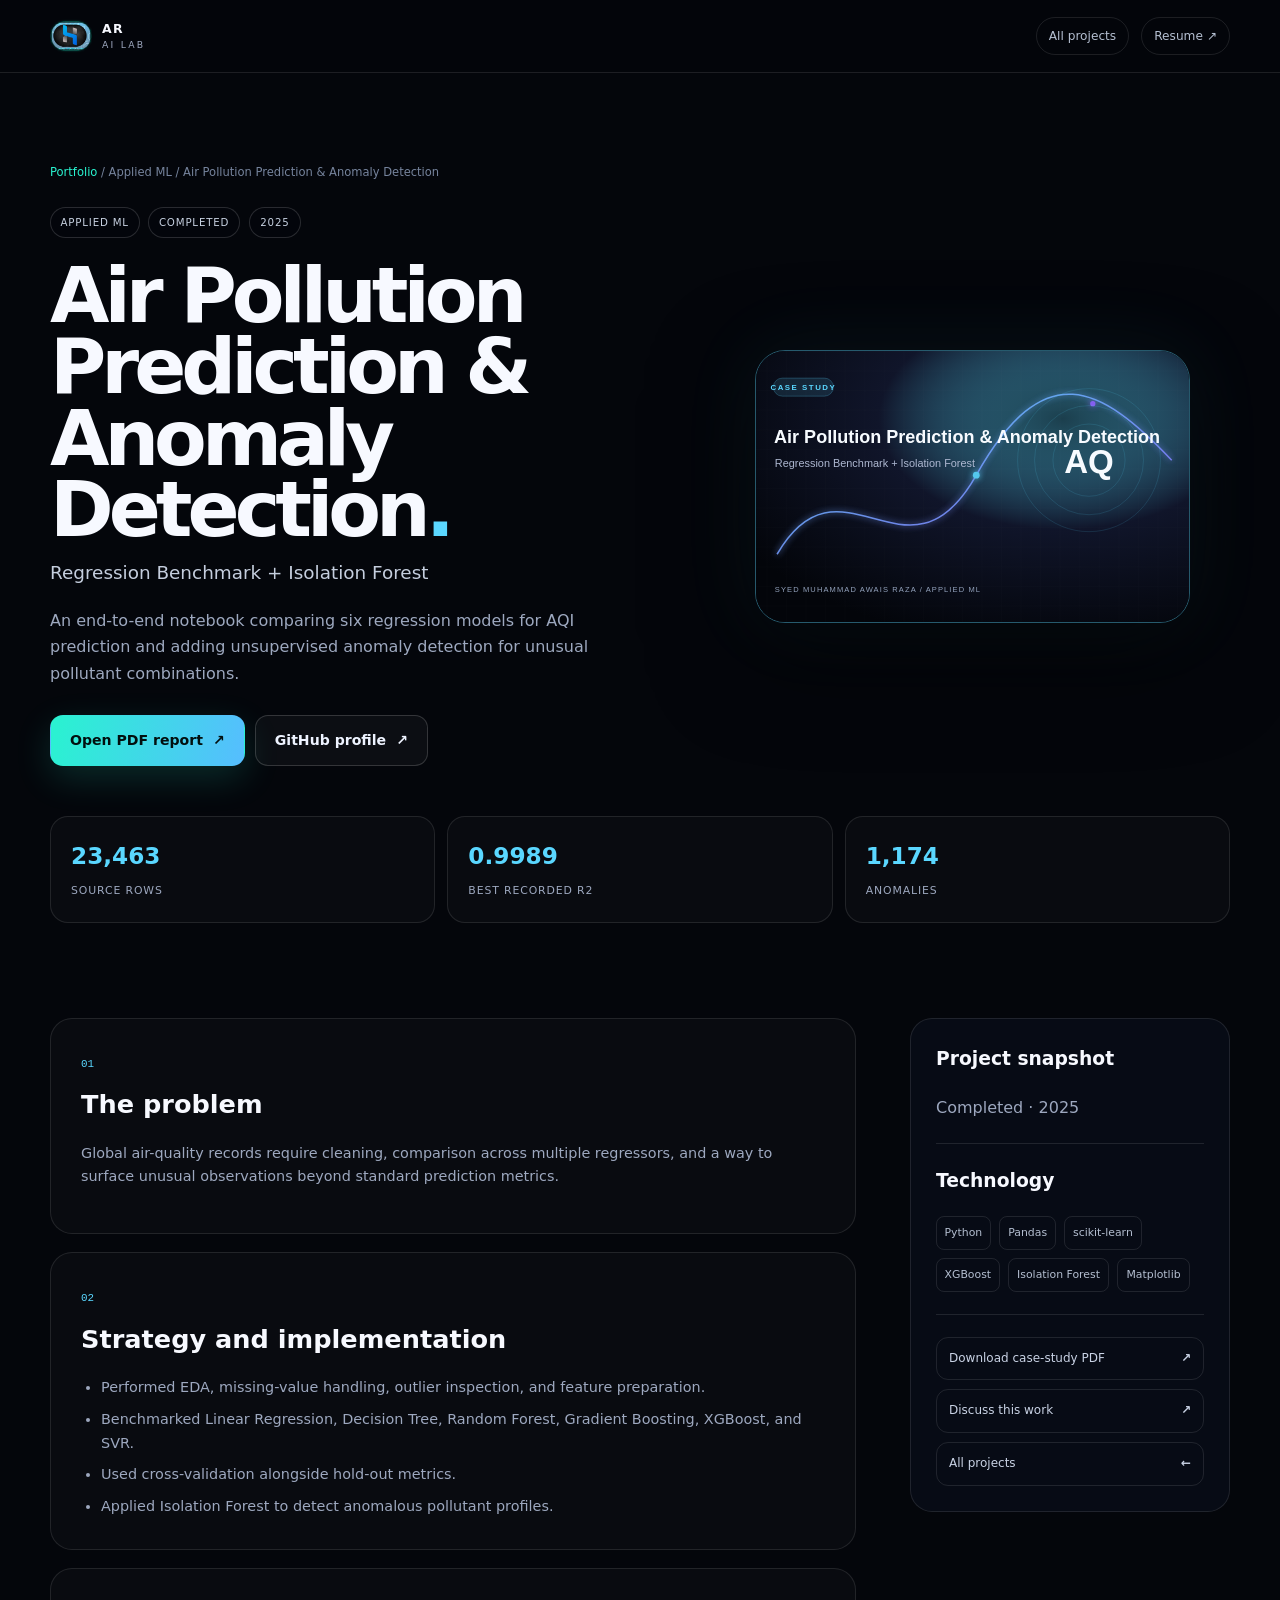
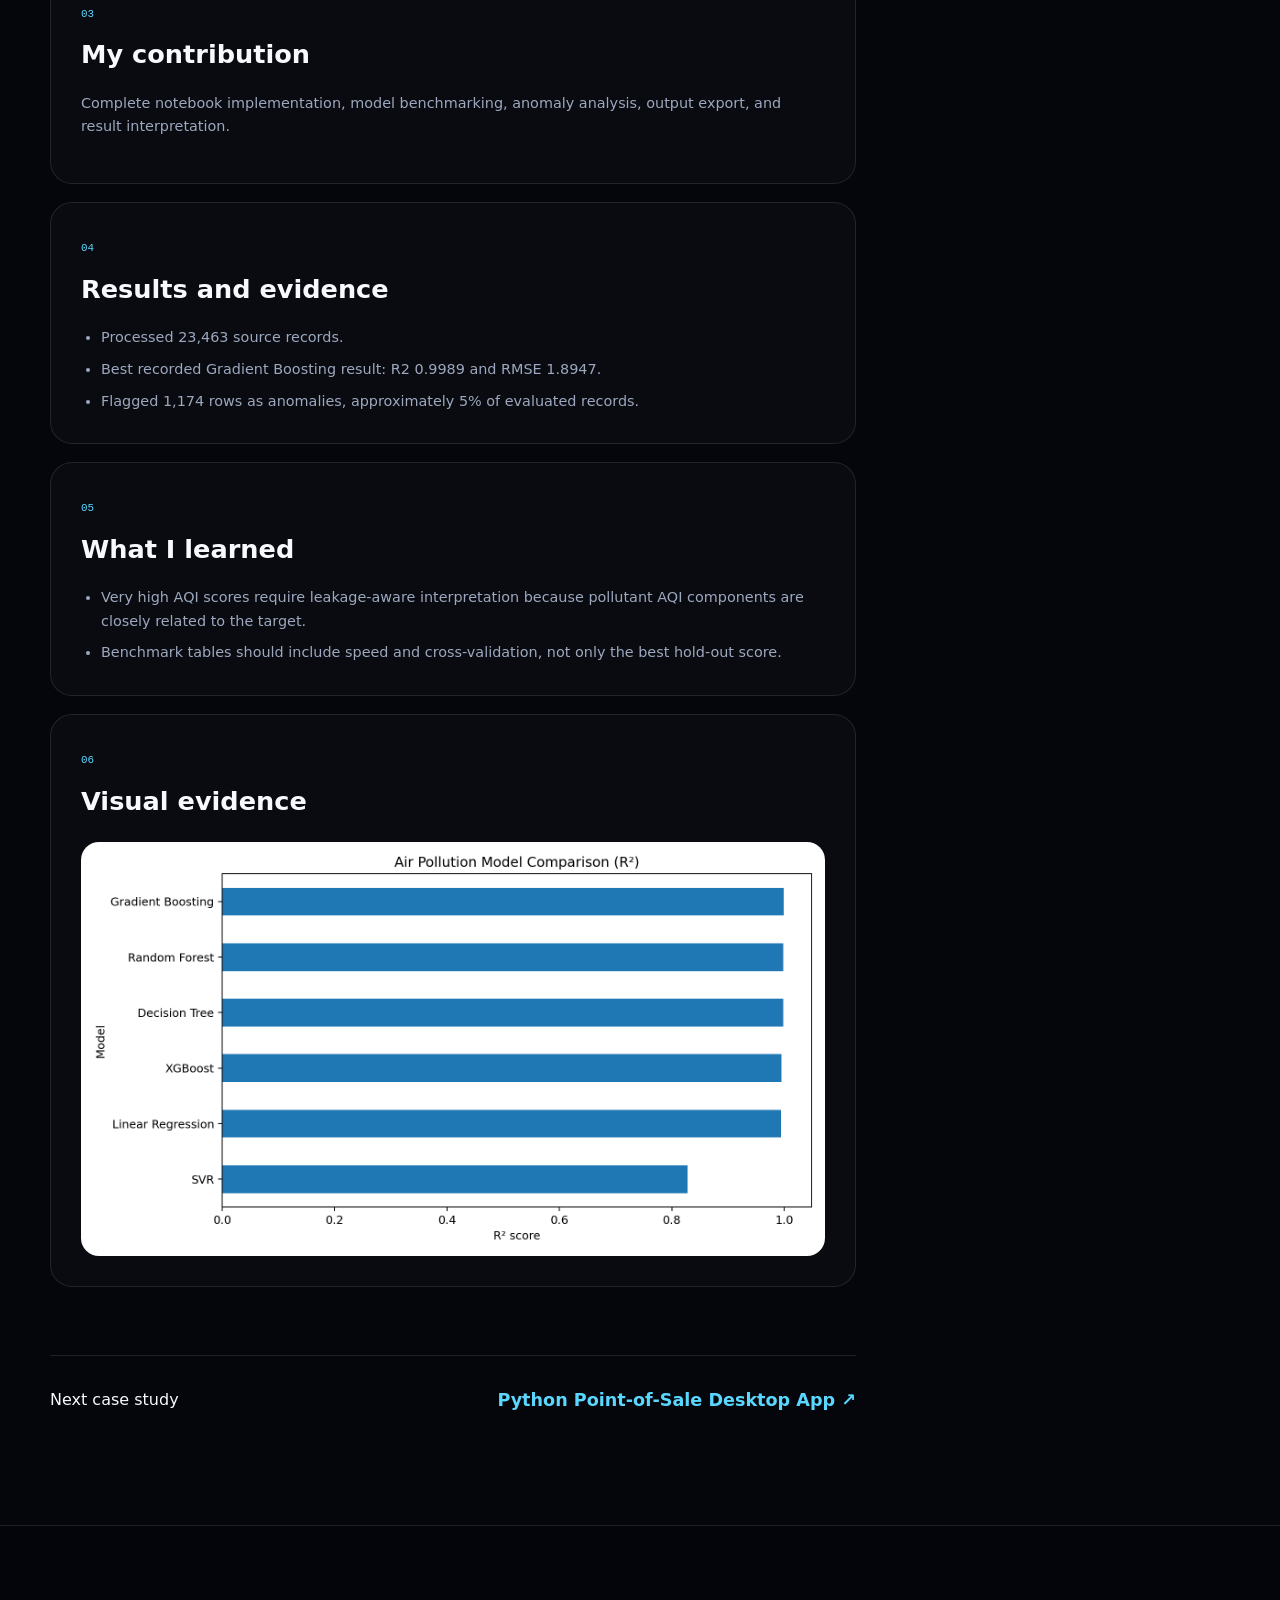
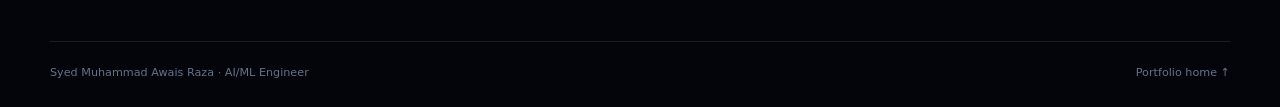
<file: projects/air-pollution/index.html>
<!doctype html><html lang="en"><head><meta charset="utf-8"/><meta name="viewport" content="width=device-width,initial-scale=1"/><meta name="theme-color" content="#05070d"/><meta name="description" content="An end-to-end notebook comparing six regression models for AQI prediction and adding unsupervised anomaly detection for unusual pollutant combinations."/><title>Air Pollution Prediction &amp; Anomaly Detection | Awais Raza Portfolio</title><link rel="icon" href="../../assets/images/logo.svg" type="image/svg+xml"/><link rel="stylesheet" href="../../assets/css/styles.css"/><script defer src="../../assets/js/project.js"></script></head><body class="project-page" data-project-slug="air-pollution"><div class="ambient ambient-a" aria-hidden="true"></div><div class="ambient ambient-b" aria-hidden="true"></div><div class="noise" aria-hidden="true"></div><header class="project-nav"><div class="shell"><a class="brand" href="../../index.html"><img src="../../assets/images/logo.svg" alt="AR monogram" width="42" height="42"/><span><b>AR</b><small>AI LAB</small></span></a><div class="project-nav-links"><a href="../../index.html#projects">All projects</a><a href="../../public/cv/Awais-Raza-CV.pdf" target="_blank">Resume ↗</a></div></div></header><main id="project-root"></main><footer class="site-footer"><div class="shell footer-bottom"><span>Syed Muhammad Awais Raza · AI/ML Engineer</span><a href="../../index.html">Portfolio home ↑</a></div></footer></body></html>
</file>
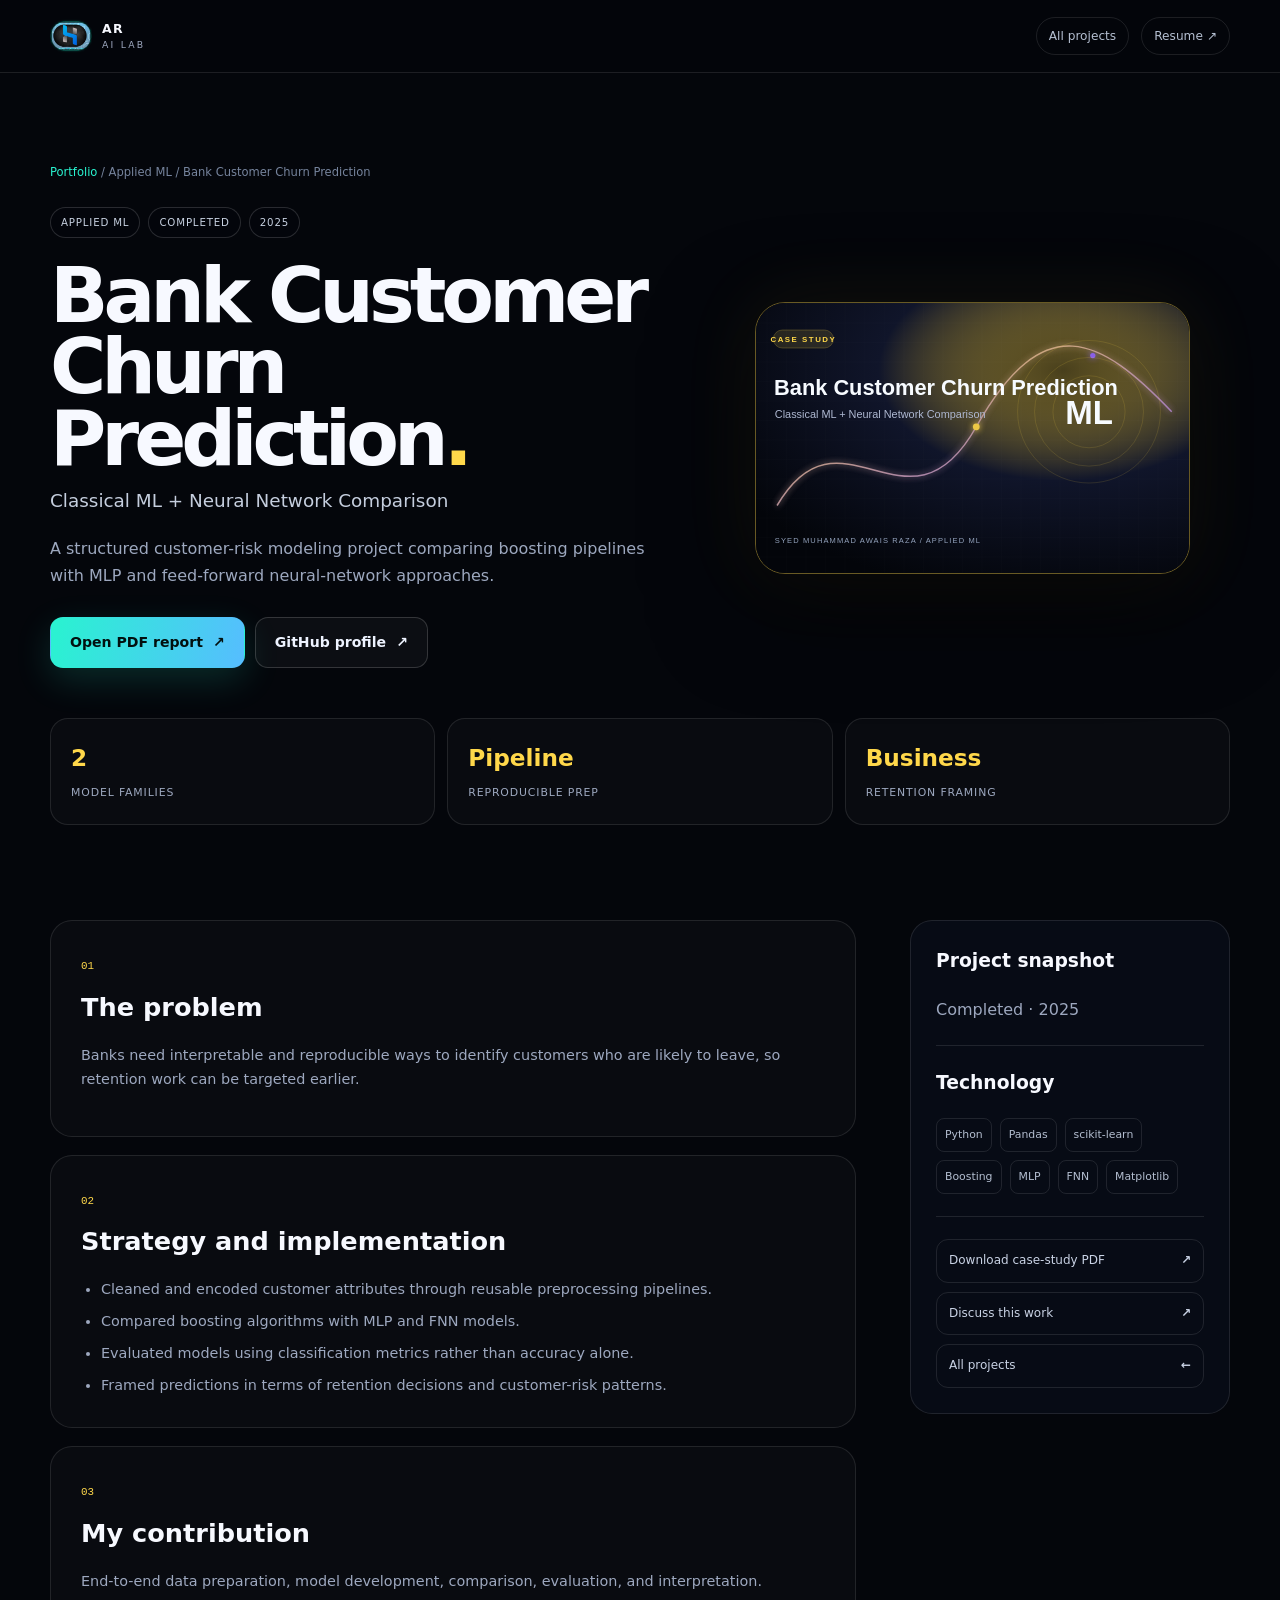
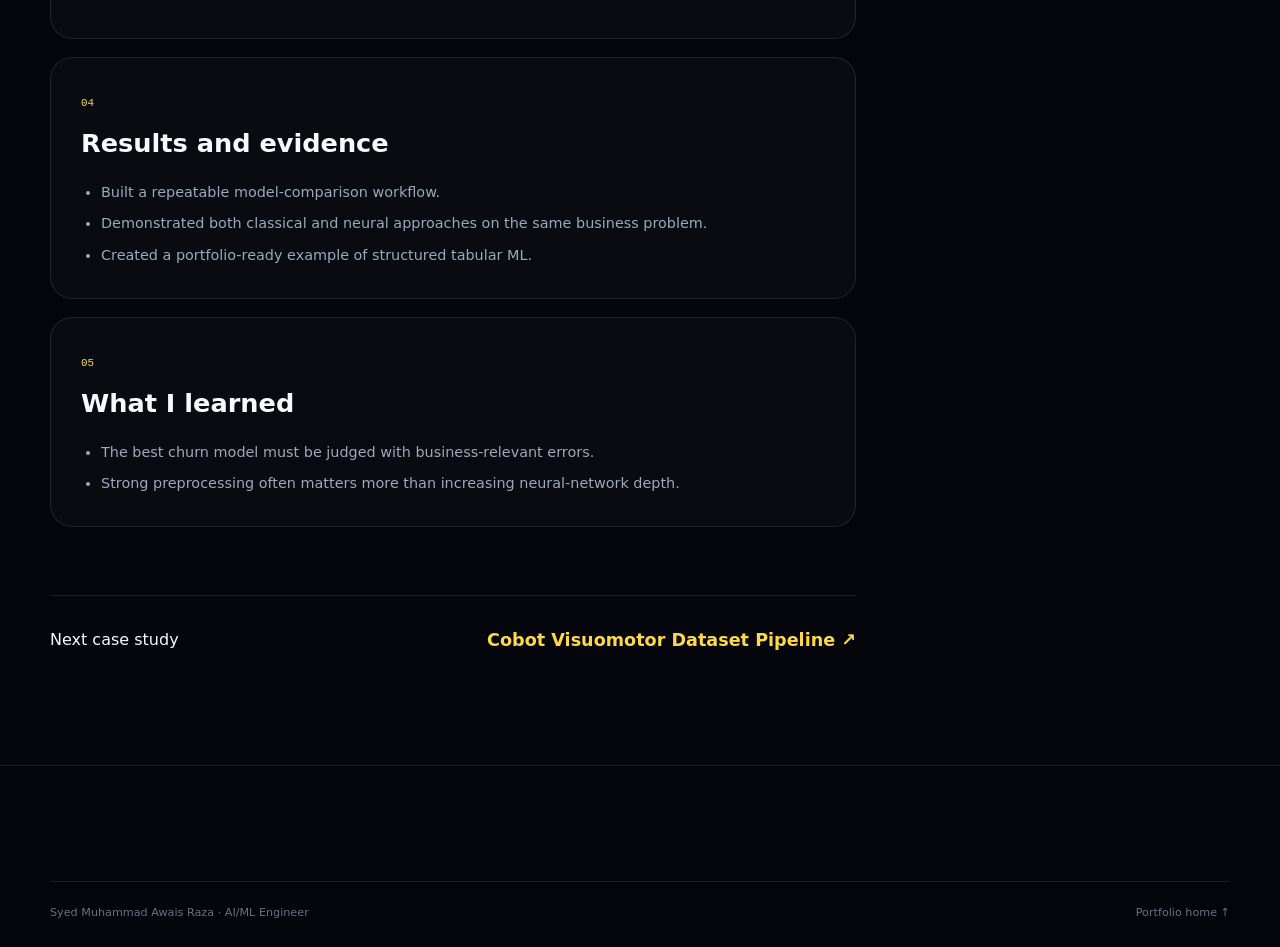
<file: projects/bank-churn/index.html>
<!doctype html><html lang="en"><head><meta charset="utf-8"/><meta name="viewport" content="width=device-width,initial-scale=1"/><meta name="theme-color" content="#05070d"/><meta name="description" content="A structured customer-risk modeling project comparing boosting pipelines with MLP and feed-forward neural-network approaches."/><title>Bank Customer Churn Prediction | Awais Raza Portfolio</title><link rel="icon" href="../../assets/images/logo.svg" type="image/svg+xml"/><link rel="stylesheet" href="../../assets/css/styles.css"/><script defer src="../../assets/js/project.js"></script></head><body class="project-page" data-project-slug="bank-churn"><div class="ambient ambient-a" aria-hidden="true"></div><div class="ambient ambient-b" aria-hidden="true"></div><div class="noise" aria-hidden="true"></div><header class="project-nav"><div class="shell"><a class="brand" href="../../index.html"><img src="../../assets/images/logo.svg" alt="AR monogram" width="42" height="42"/><span><b>AR</b><small>AI LAB</small></span></a><div class="project-nav-links"><a href="../../index.html#projects">All projects</a><a href="../../public/cv/Awais-Raza-CV.pdf" target="_blank">Resume ↗</a></div></div></header><main id="project-root"></main><footer class="site-footer"><div class="shell footer-bottom"><span>Syed Muhammad Awais Raza · AI/ML Engineer</span><a href="../../index.html">Portfolio home ↑</a></div></footer></body></html>
</file>
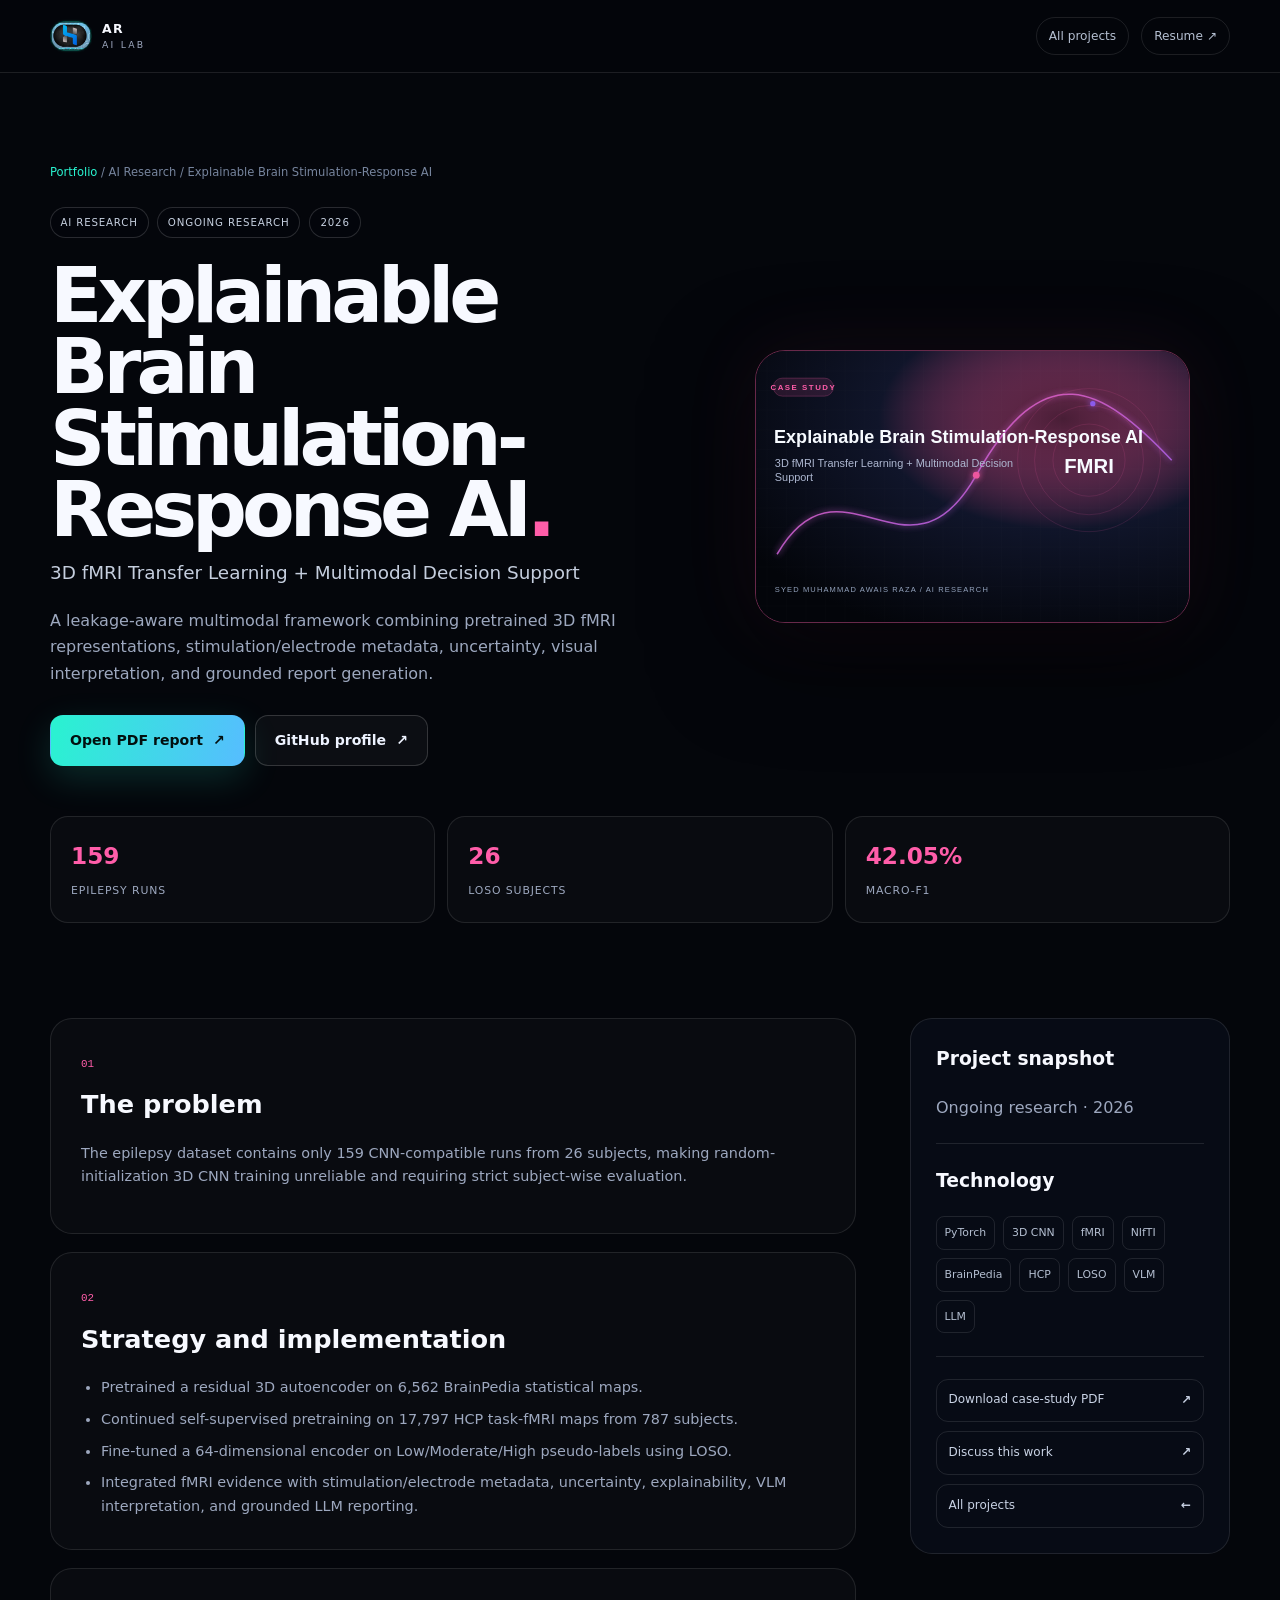
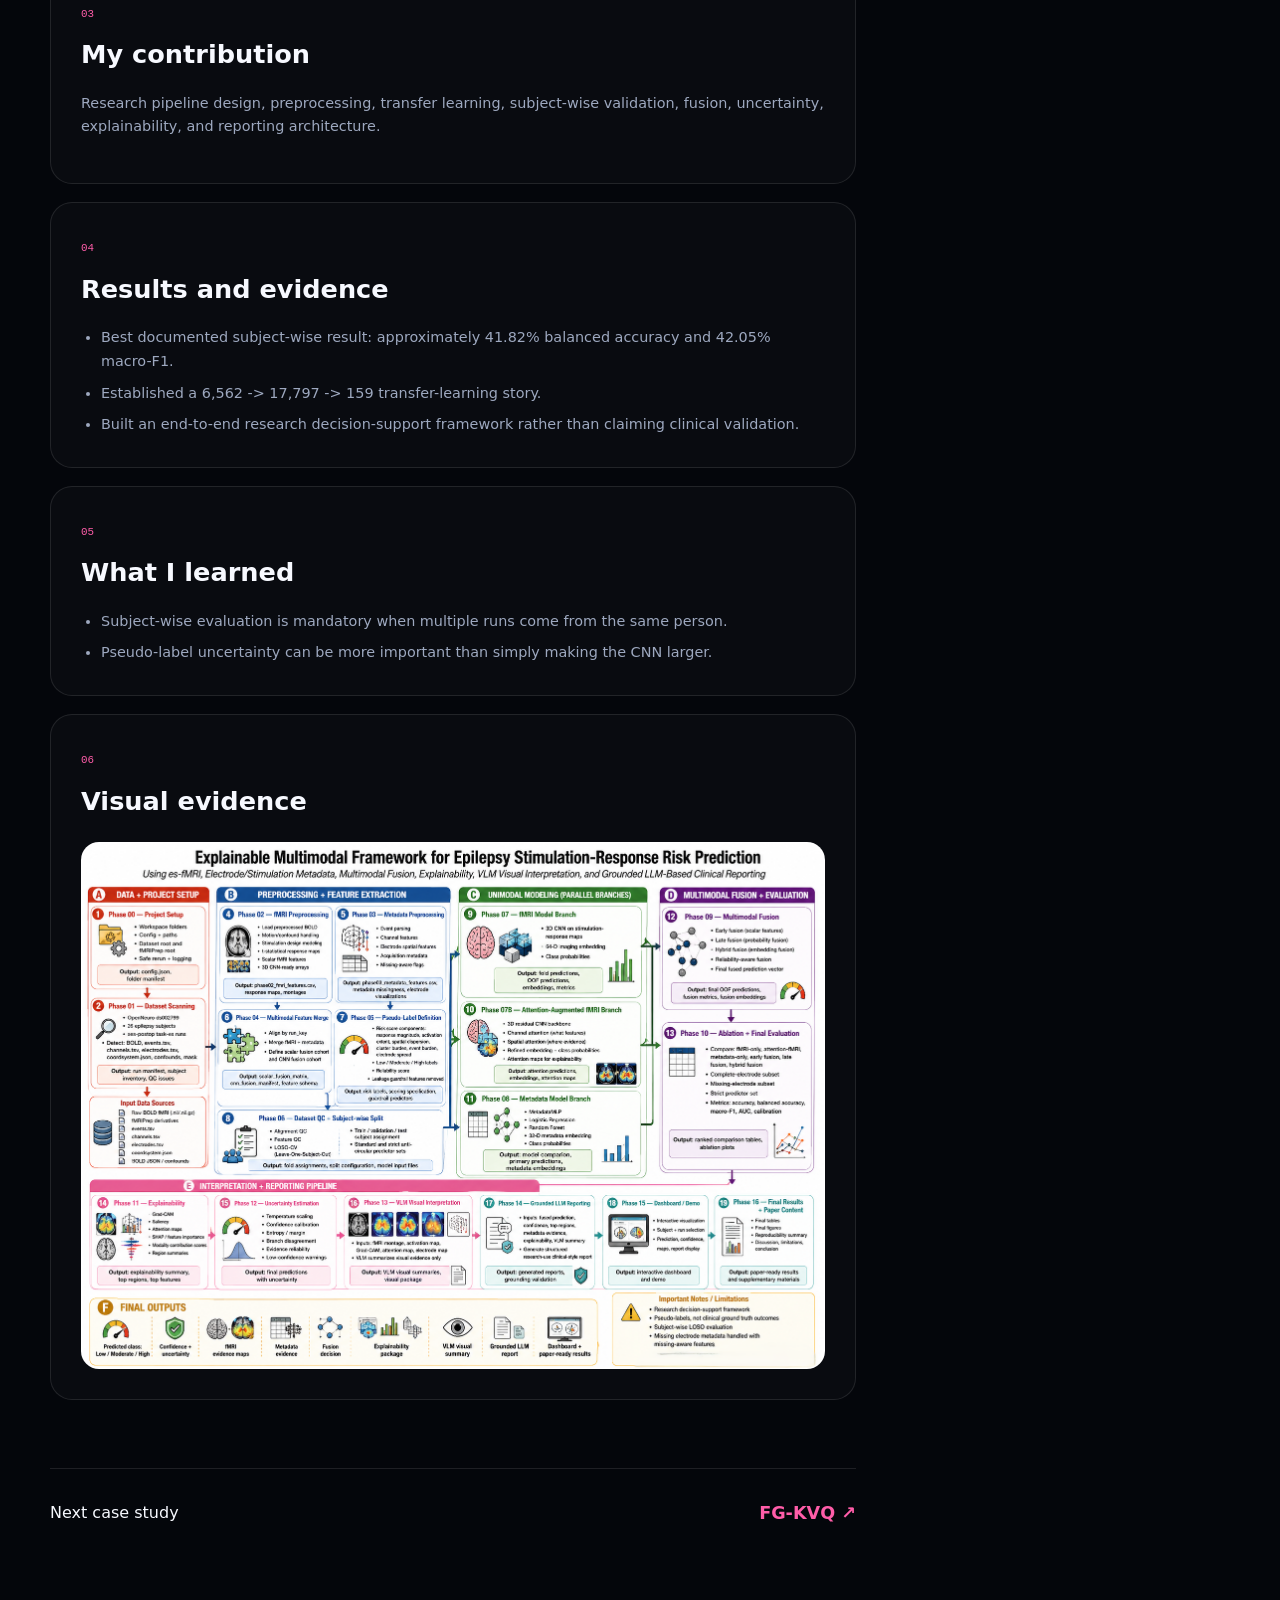
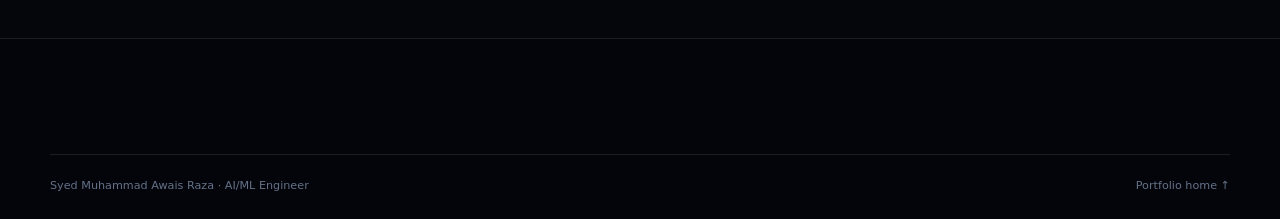
<file: projects/brain-stimulation-response/index.html>
<!doctype html><html lang="en"><head><meta charset="utf-8"/><meta name="viewport" content="width=device-width,initial-scale=1"/><meta name="theme-color" content="#05070d"/><meta name="description" content="A leakage-aware multimodal framework combining pretrained 3D fMRI representations, stimulation/electrode metadata, uncertainty, visual interpretation, and grounded report generation."/><title>Explainable Brain Stimulation-Response AI | Awais Raza Portfolio</title><link rel="icon" href="../../assets/images/logo.svg" type="image/svg+xml"/><link rel="stylesheet" href="../../assets/css/styles.css"/><script defer src="../../assets/js/project.js"></script></head><body class="project-page" data-project-slug="brain-stimulation-response"><div class="ambient ambient-a" aria-hidden="true"></div><div class="ambient ambient-b" aria-hidden="true"></div><div class="noise" aria-hidden="true"></div><header class="project-nav"><div class="shell"><a class="brand" href="../../index.html"><img src="../../assets/images/logo.svg" alt="AR monogram" width="42" height="42"/><span><b>AR</b><small>AI LAB</small></span></a><div class="project-nav-links"><a href="../../index.html#projects">All projects</a><a href="../../public/cv/Awais-Raza-CV.pdf" target="_blank">Resume ↗</a></div></div></header><main id="project-root"></main><footer class="site-footer"><div class="shell footer-bottom"><span>Syed Muhammad Awais Raza · AI/ML Engineer</span><a href="../../index.html">Portfolio home ↑</a></div></footer></body></html>
</file>
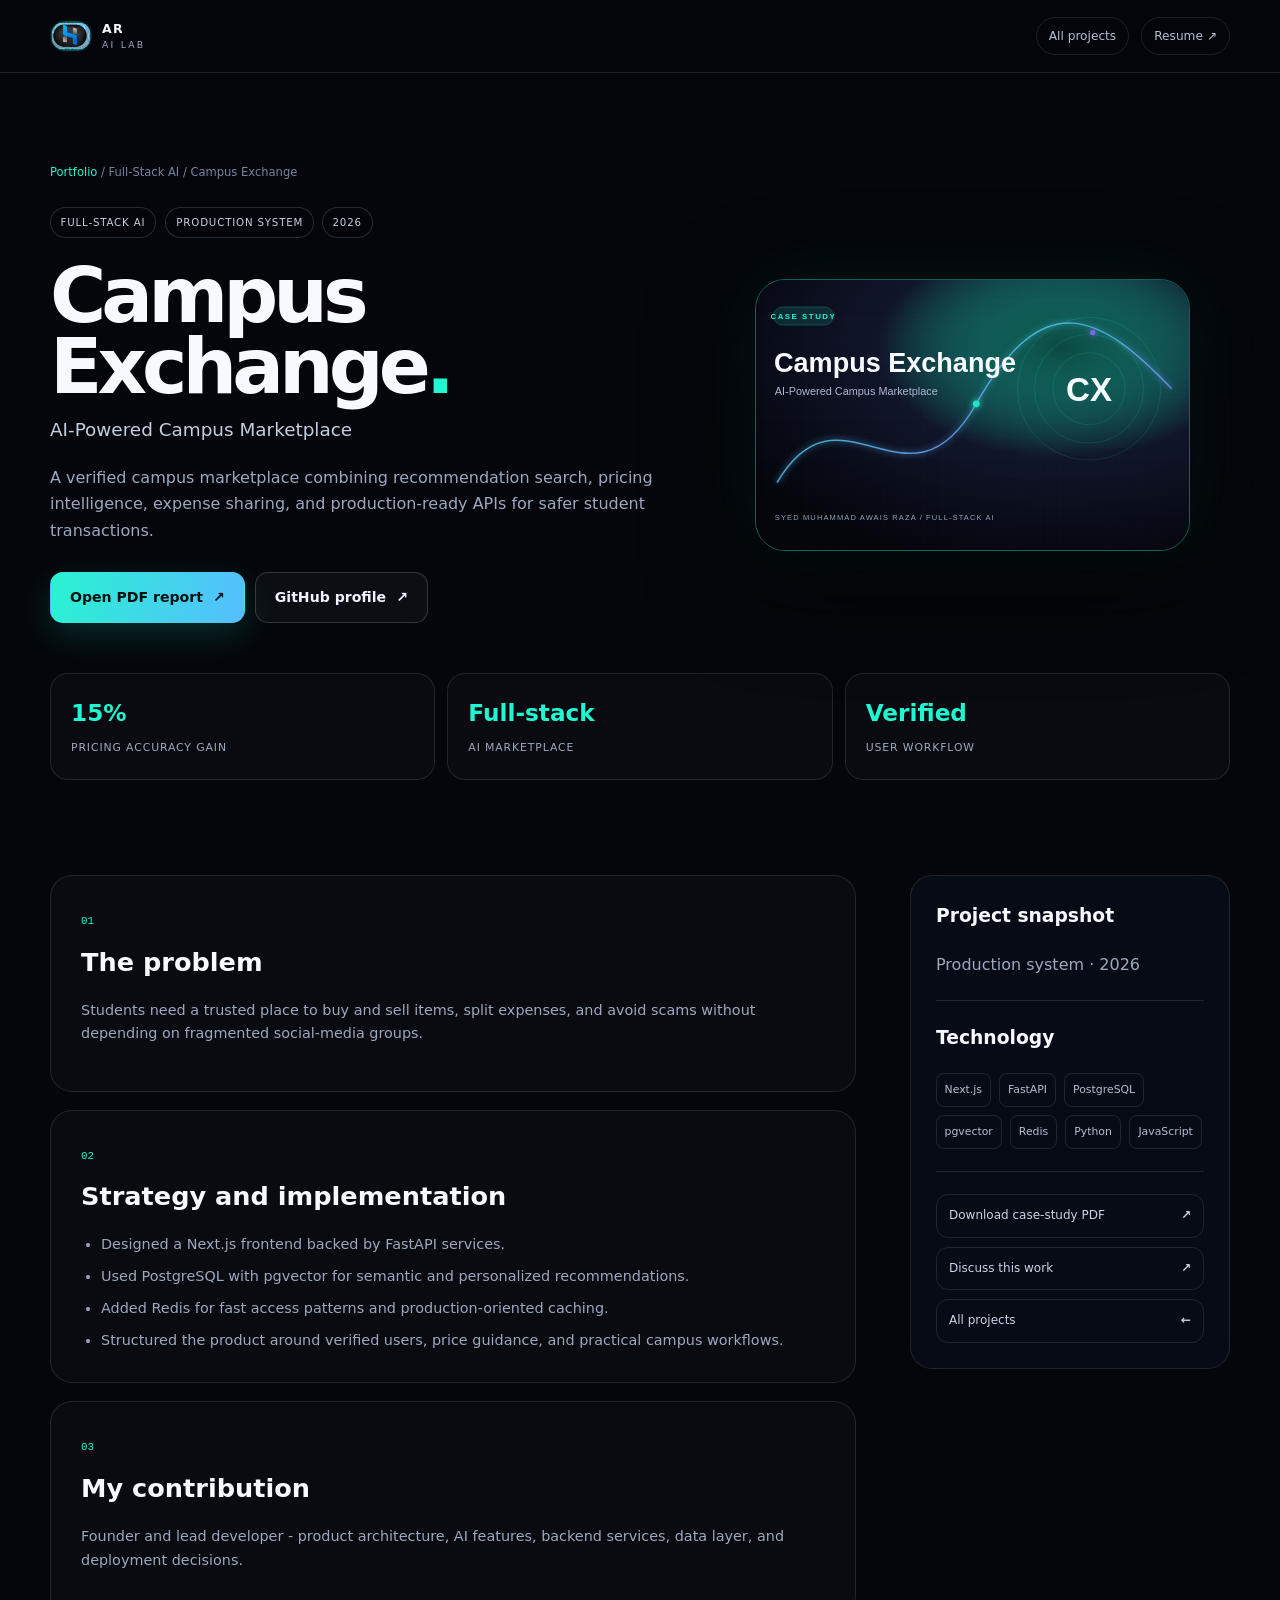
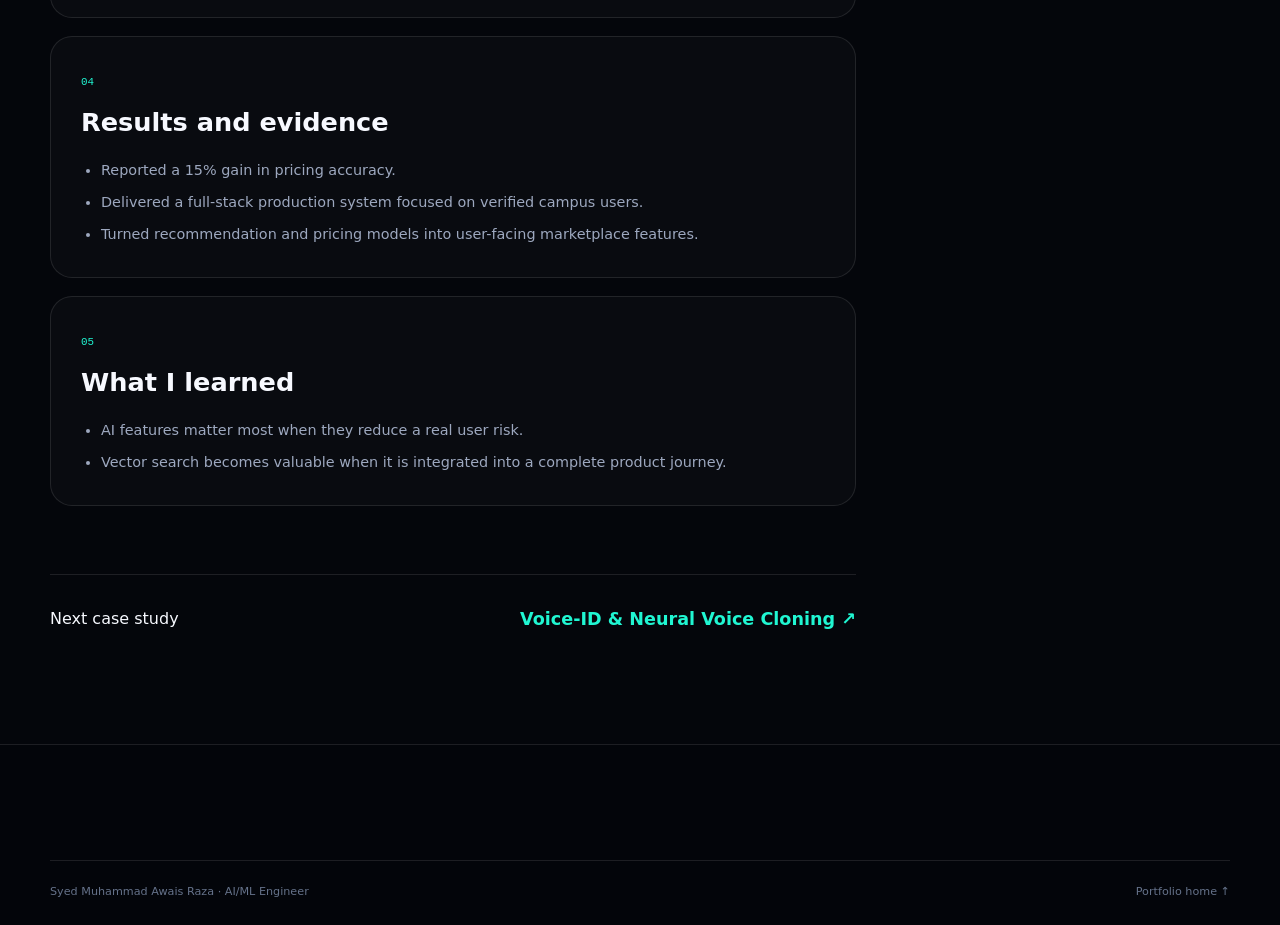
<file: projects/campus-exchange/index.html>
<!doctype html><html lang="en"><head><meta charset="utf-8"/><meta name="viewport" content="width=device-width,initial-scale=1"/><meta name="theme-color" content="#05070d"/><meta name="description" content="A verified campus marketplace combining recommendation search, pricing intelligence, expense sharing, and production-ready APIs for safer student transactions."/><title>Campus Exchange | Awais Raza Portfolio</title><link rel="icon" href="../../assets/images/logo.svg" type="image/svg+xml"/><link rel="stylesheet" href="../../assets/css/styles.css"/><script defer src="../../assets/js/project.js"></script></head><body class="project-page" data-project-slug="campus-exchange"><div class="ambient ambient-a" aria-hidden="true"></div><div class="ambient ambient-b" aria-hidden="true"></div><div class="noise" aria-hidden="true"></div><header class="project-nav"><div class="shell"><a class="brand" href="../../index.html"><img src="../../assets/images/logo.svg" alt="AR monogram" width="42" height="42"/><span><b>AR</b><small>AI LAB</small></span></a><div class="project-nav-links"><a href="../../index.html#projects">All projects</a><a href="../../public/cv/Awais-Raza-CV.pdf" target="_blank">Resume ↗</a></div></div></header><main id="project-root"></main><footer class="site-footer"><div class="shell footer-bottom"><span>Syed Muhammad Awais Raza · AI/ML Engineer</span><a href="../../index.html">Portfolio home ↑</a></div></footer></body></html>
</file>
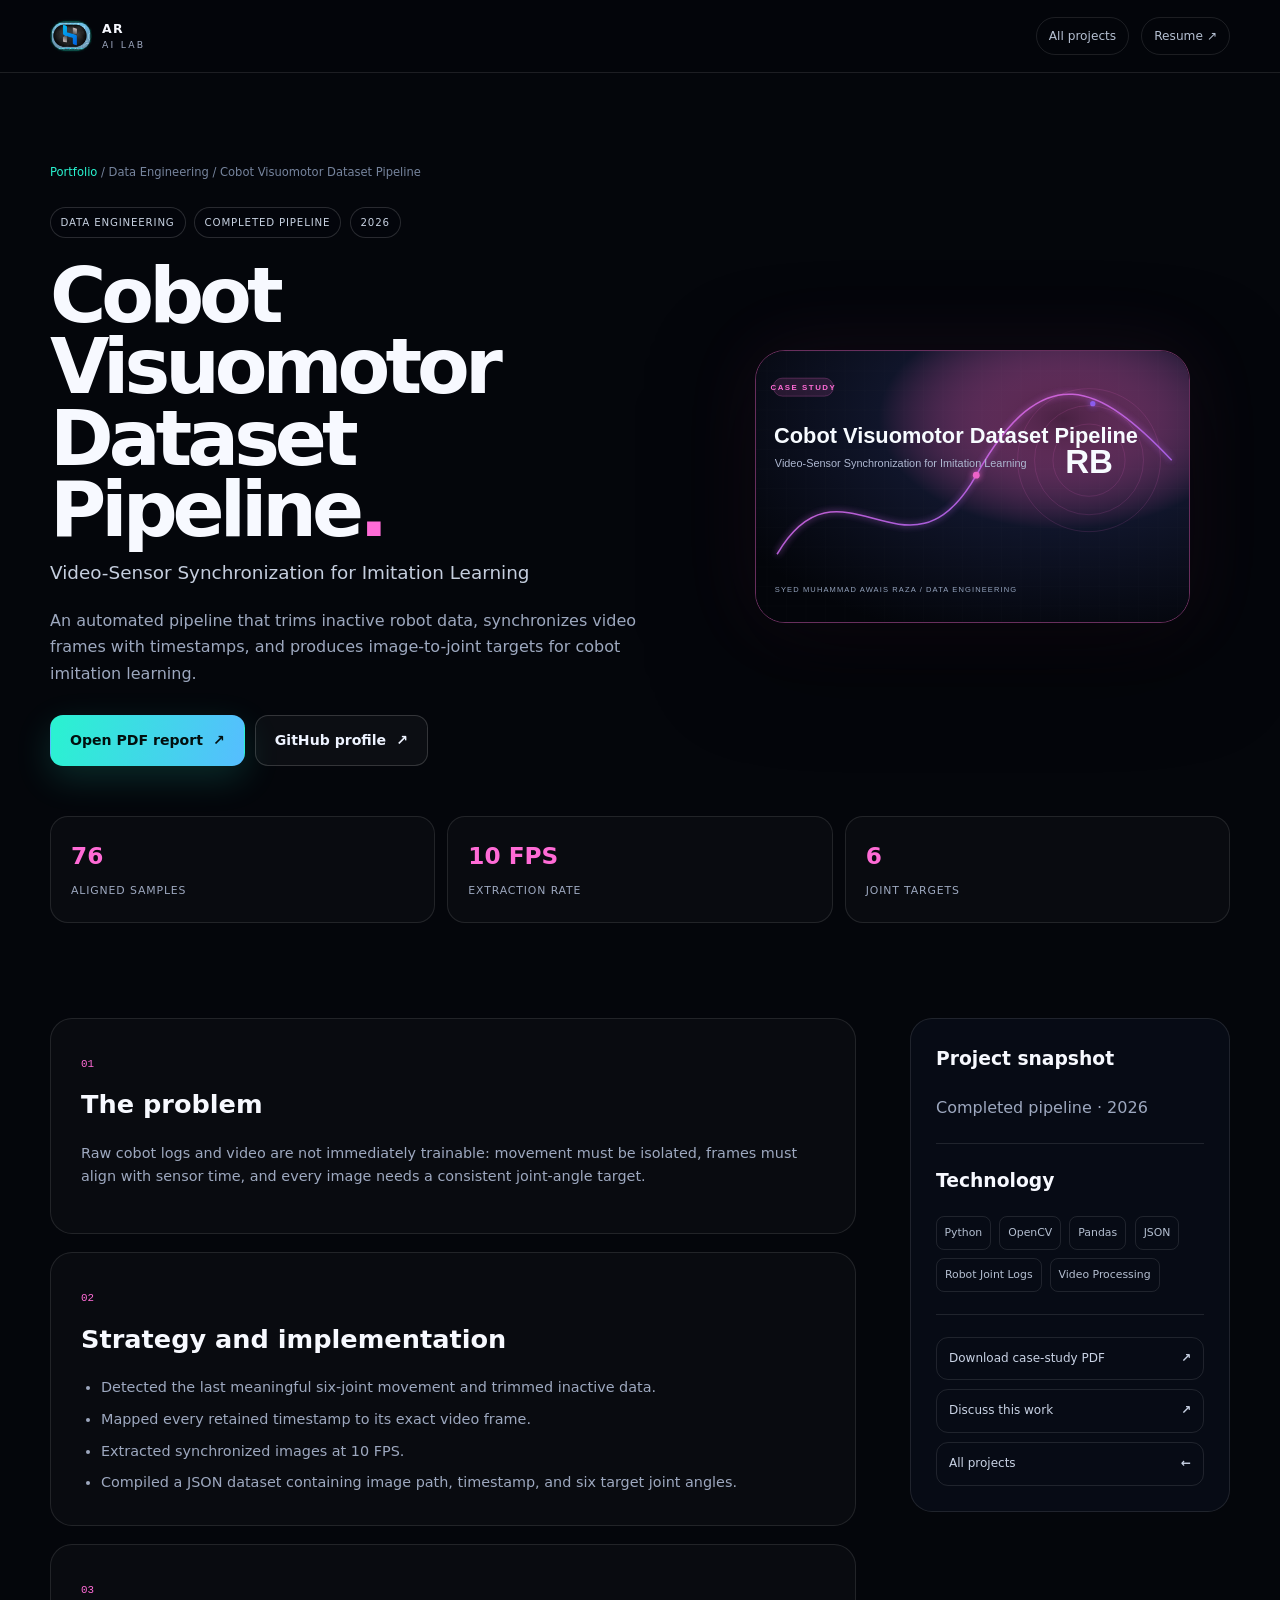
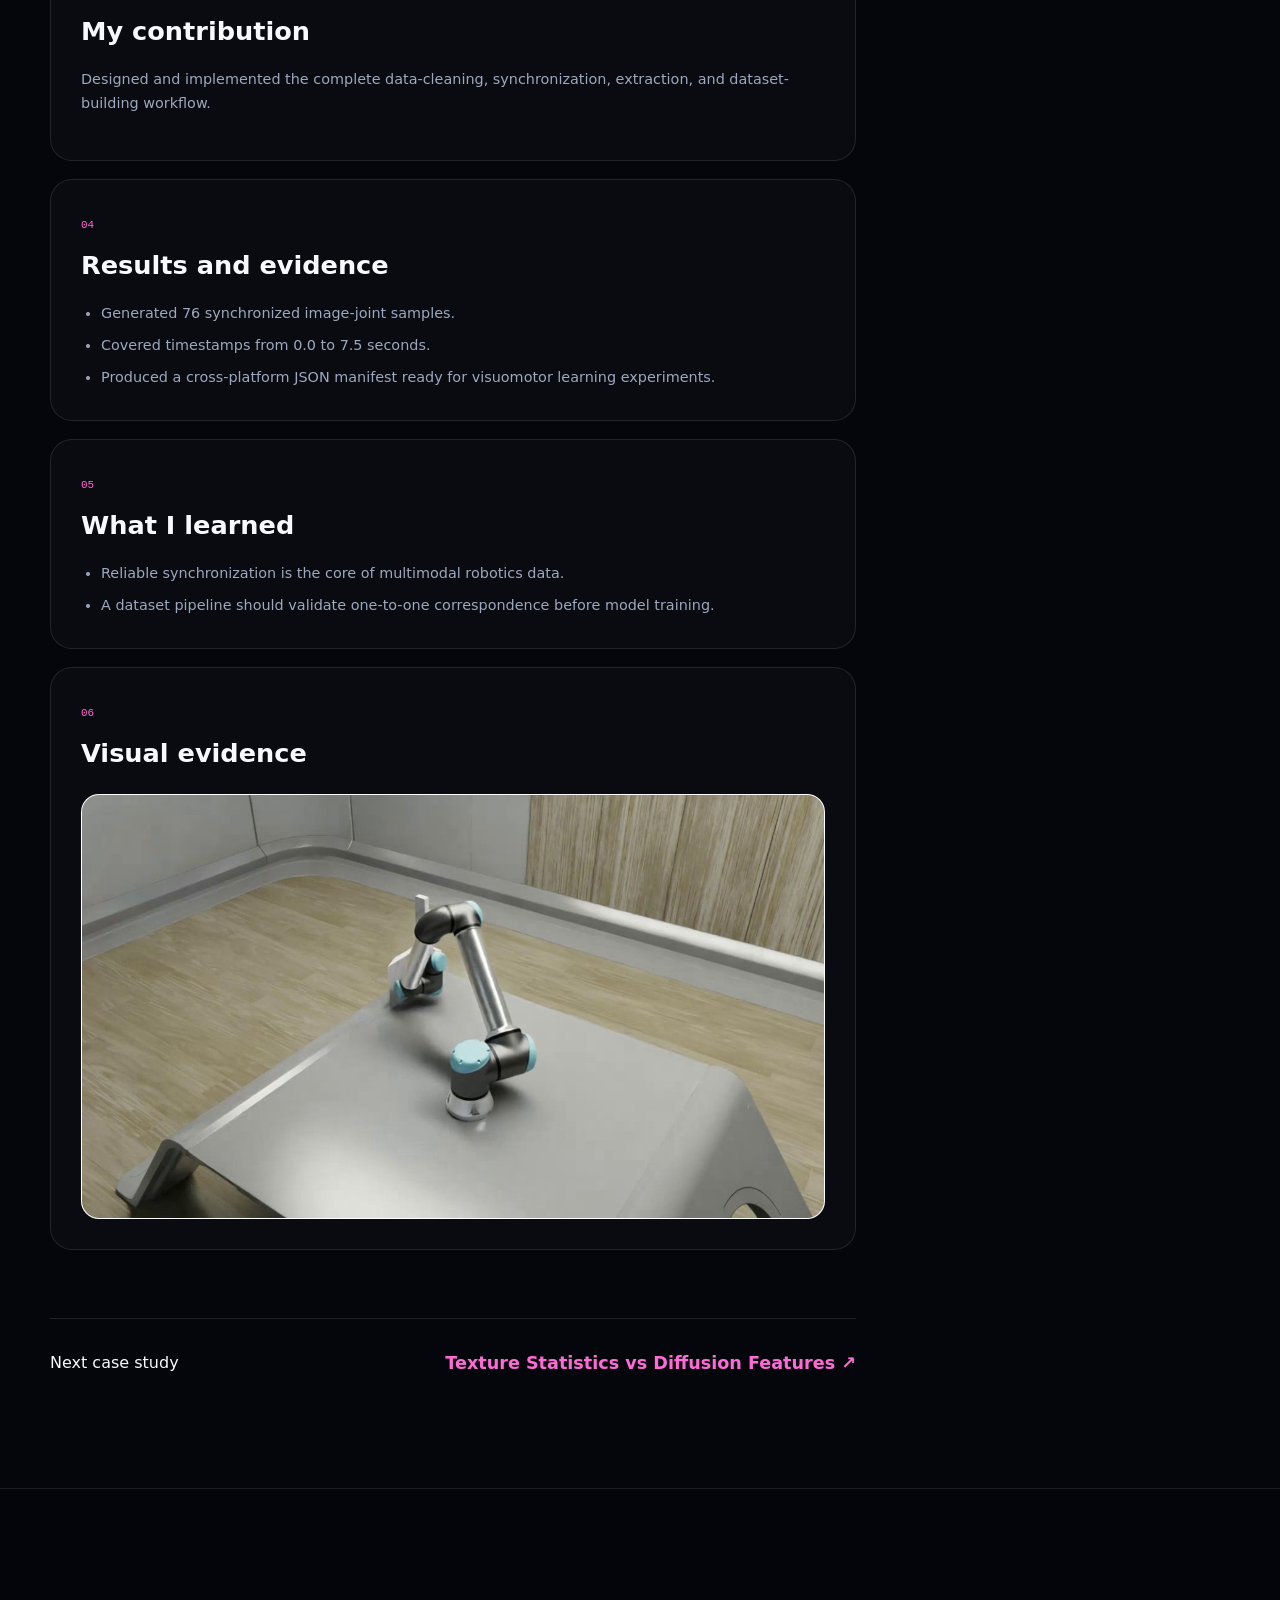
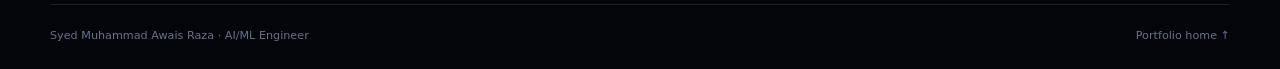
<file: projects/cobot-dataset-pipeline/index.html>
<!doctype html><html lang="en"><head><meta charset="utf-8"/><meta name="viewport" content="width=device-width,initial-scale=1"/><meta name="theme-color" content="#05070d"/><meta name="description" content="An automated pipeline that trims inactive robot data, synchronizes video frames with timestamps, and produces image-to-joint targets for cobot imitation learning."/><title>Cobot Visuomotor Dataset Pipeline | Awais Raza Portfolio</title><link rel="icon" href="../../assets/images/logo.svg" type="image/svg+xml"/><link rel="stylesheet" href="../../assets/css/styles.css"/><script defer src="../../assets/js/project.js"></script></head><body class="project-page" data-project-slug="cobot-dataset-pipeline"><div class="ambient ambient-a" aria-hidden="true"></div><div class="ambient ambient-b" aria-hidden="true"></div><div class="noise" aria-hidden="true"></div><header class="project-nav"><div class="shell"><a class="brand" href="../../index.html"><img src="../../assets/images/logo.svg" alt="AR monogram" width="42" height="42"/><span><b>AR</b><small>AI LAB</small></span></a><div class="project-nav-links"><a href="../../index.html#projects">All projects</a><a href="../../public/cv/Awais-Raza-CV.pdf" target="_blank">Resume ↗</a></div></div></header><main id="project-root"></main><footer class="site-footer"><div class="shell footer-bottom"><span>Syed Muhammad Awais Raza · AI/ML Engineer</span><a href="../../index.html">Portfolio home ↑</a></div></footer></body></html>
</file>
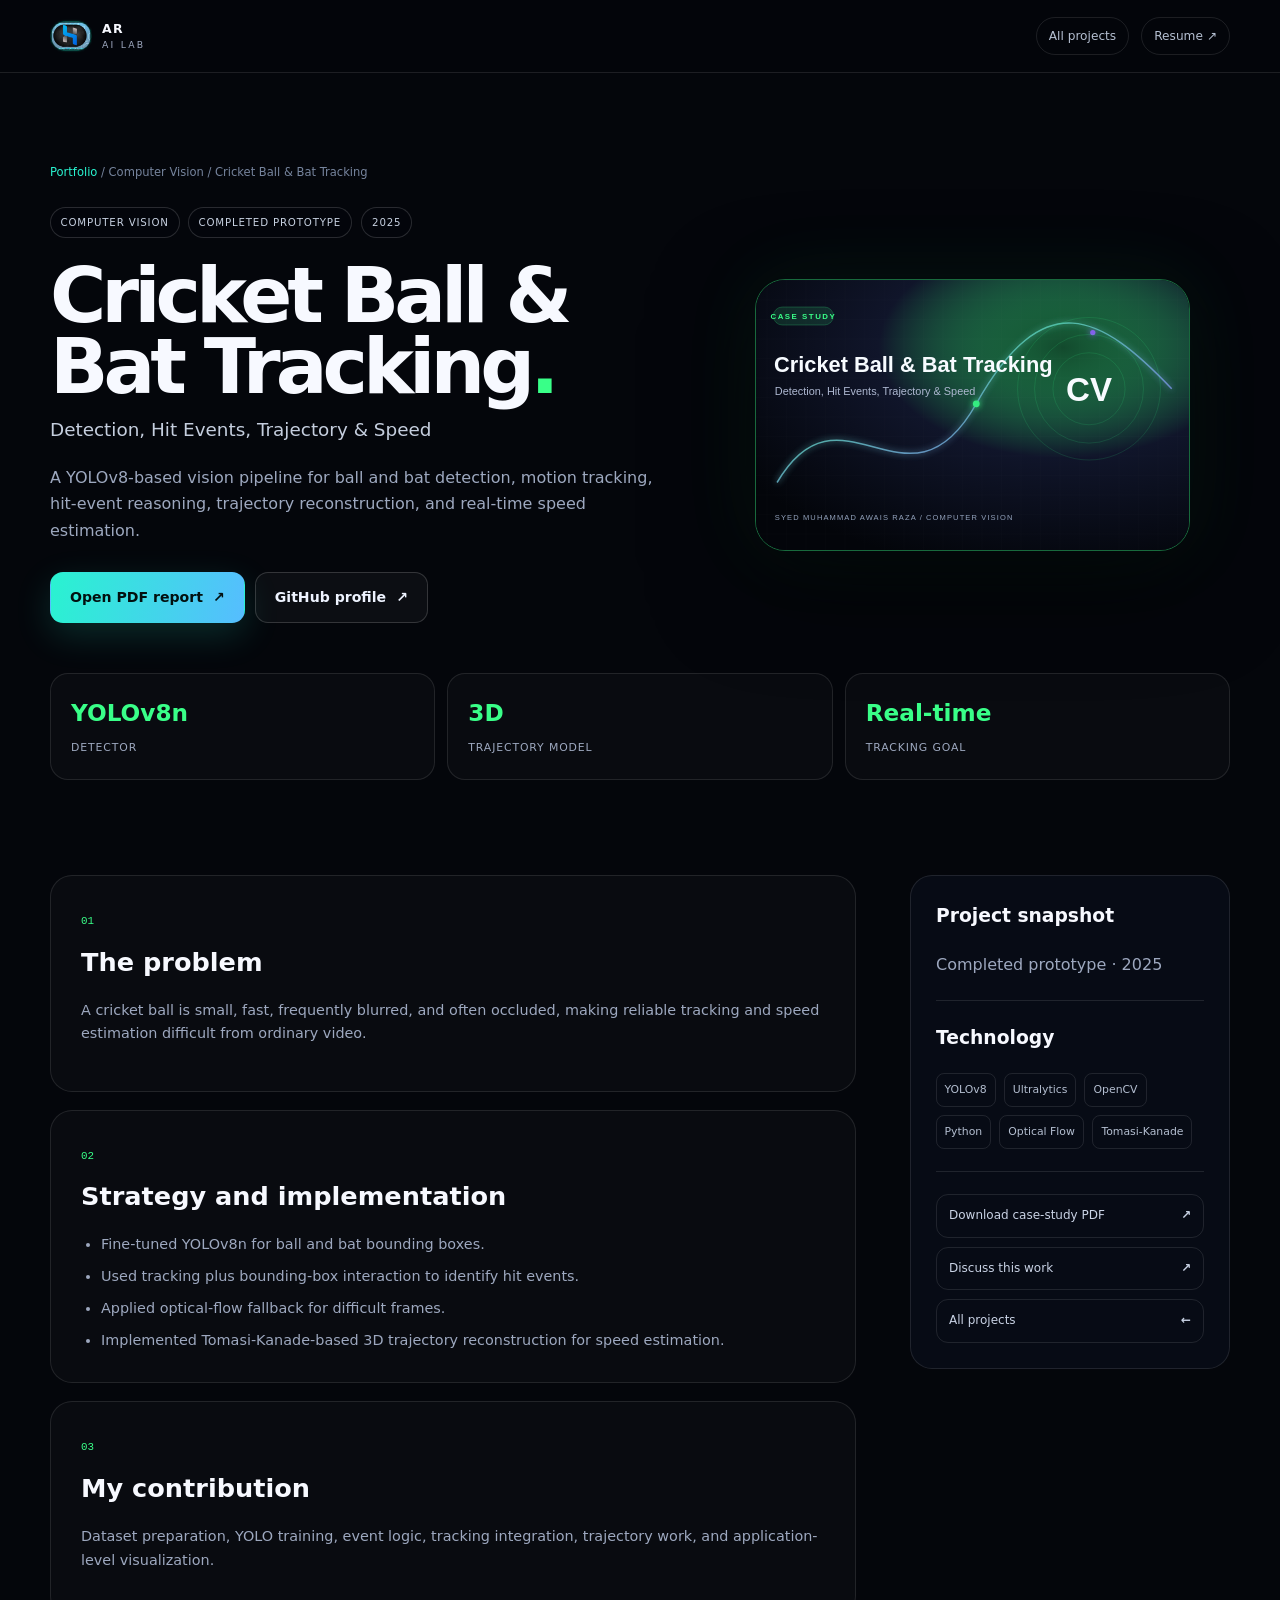
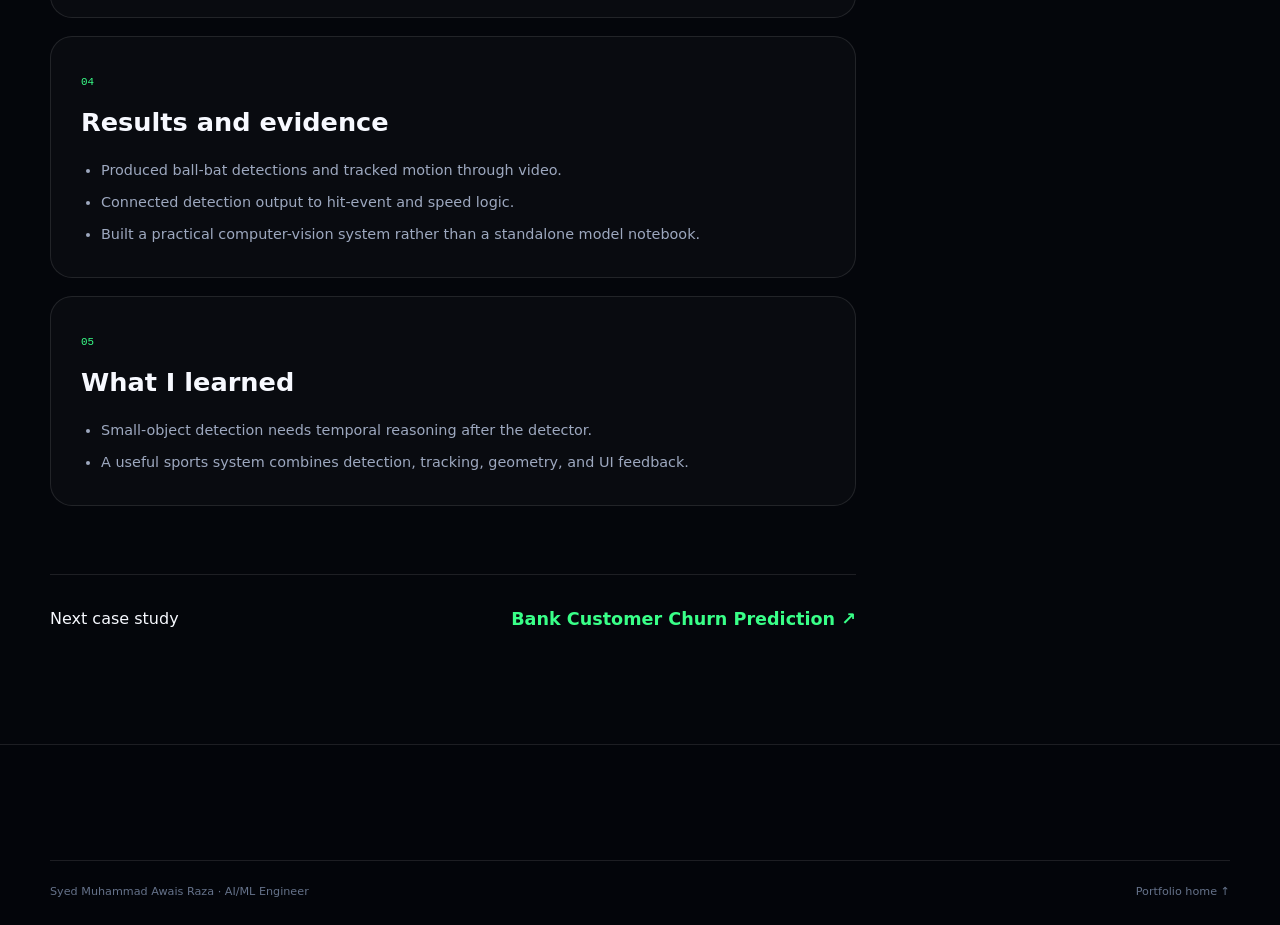
<file: projects/cricket-tracking/index.html>
<!doctype html><html lang="en"><head><meta charset="utf-8"/><meta name="viewport" content="width=device-width,initial-scale=1"/><meta name="theme-color" content="#05070d"/><meta name="description" content="A YOLOv8-based vision pipeline for ball and bat detection, motion tracking, hit-event reasoning, trajectory reconstruction, and real-time speed estimation."/><title>Cricket Ball &amp; Bat Tracking | Awais Raza Portfolio</title><link rel="icon" href="../../assets/images/logo.svg" type="image/svg+xml"/><link rel="stylesheet" href="../../assets/css/styles.css"/><script defer src="../../assets/js/project.js"></script></head><body class="project-page" data-project-slug="cricket-tracking"><div class="ambient ambient-a" aria-hidden="true"></div><div class="ambient ambient-b" aria-hidden="true"></div><div class="noise" aria-hidden="true"></div><header class="project-nav"><div class="shell"><a class="brand" href="../../index.html"><img src="../../assets/images/logo.svg" alt="AR monogram" width="42" height="42"/><span><b>AR</b><small>AI LAB</small></span></a><div class="project-nav-links"><a href="../../index.html#projects">All projects</a><a href="../../public/cv/Awais-Raza-CV.pdf" target="_blank">Resume ↗</a></div></div></header><main id="project-root"></main><footer class="site-footer"><div class="shell footer-bottom"><span>Syed Muhammad Awais Raza · AI/ML Engineer</span><a href="../../index.html">Portfolio home ↑</a></div></footer></body></html>
</file>
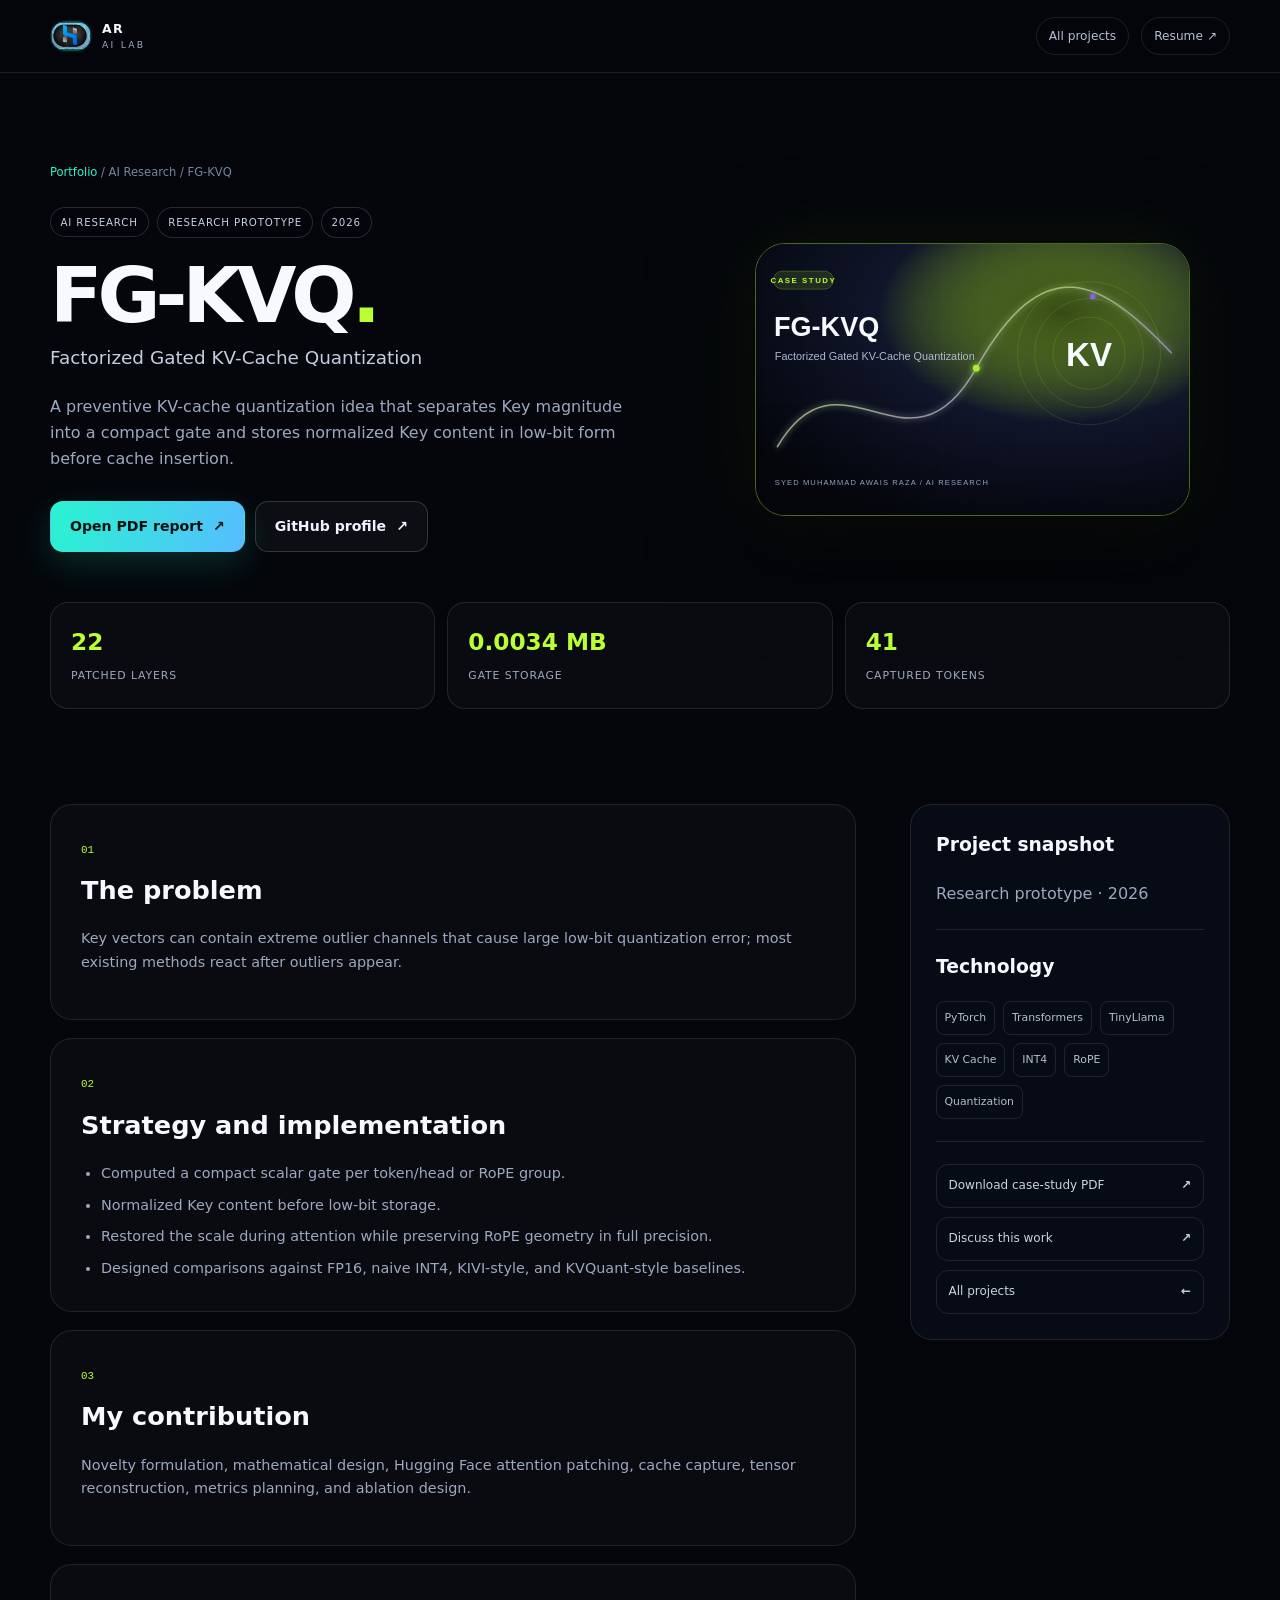
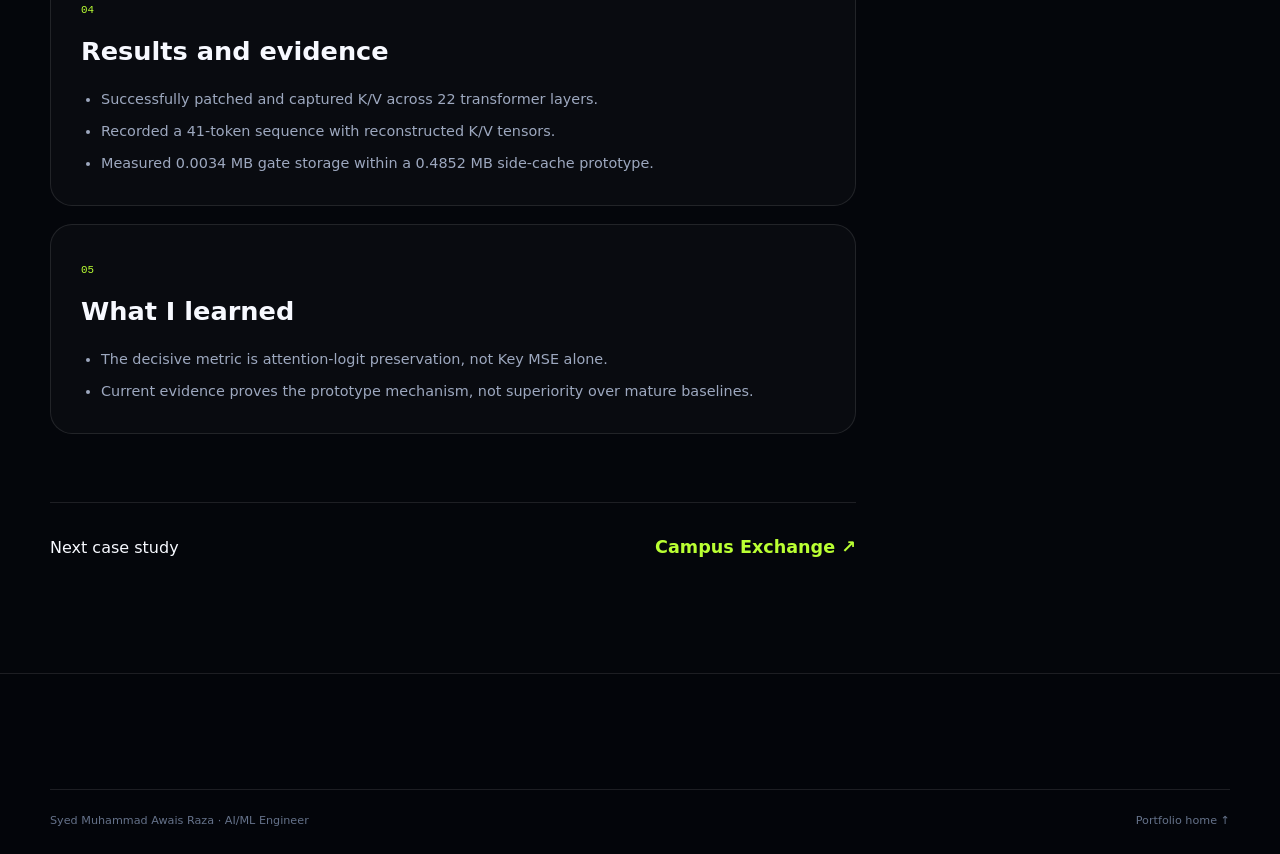
<file: projects/fg-kvq/index.html>
<!doctype html><html lang="en"><head><meta charset="utf-8"/><meta name="viewport" content="width=device-width,initial-scale=1"/><meta name="theme-color" content="#05070d"/><meta name="description" content="A preventive KV-cache quantization idea that separates Key magnitude into a compact gate and stores normalized Key content in low-bit form before cache insertion."/><title>FG-KVQ | Awais Raza Portfolio</title><link rel="icon" href="../../assets/images/logo.svg" type="image/svg+xml"/><link rel="stylesheet" href="../../assets/css/styles.css"/><script defer src="../../assets/js/project.js"></script></head><body class="project-page" data-project-slug="fg-kvq"><div class="ambient ambient-a" aria-hidden="true"></div><div class="ambient ambient-b" aria-hidden="true"></div><div class="noise" aria-hidden="true"></div><header class="project-nav"><div class="shell"><a class="brand" href="../../index.html"><img src="../../assets/images/logo.svg" alt="AR monogram" width="42" height="42"/><span><b>AR</b><small>AI LAB</small></span></a><div class="project-nav-links"><a href="../../index.html#projects">All projects</a><a href="../../public/cv/Awais-Raza-CV.pdf" target="_blank">Resume ↗</a></div></div></header><main id="project-root"></main><footer class="site-footer"><div class="shell footer-bottom"><span>Syed Muhammad Awais Raza · AI/ML Engineer</span><a href="../../index.html">Portfolio home ↑</a></div></footer></body></html>
</file>
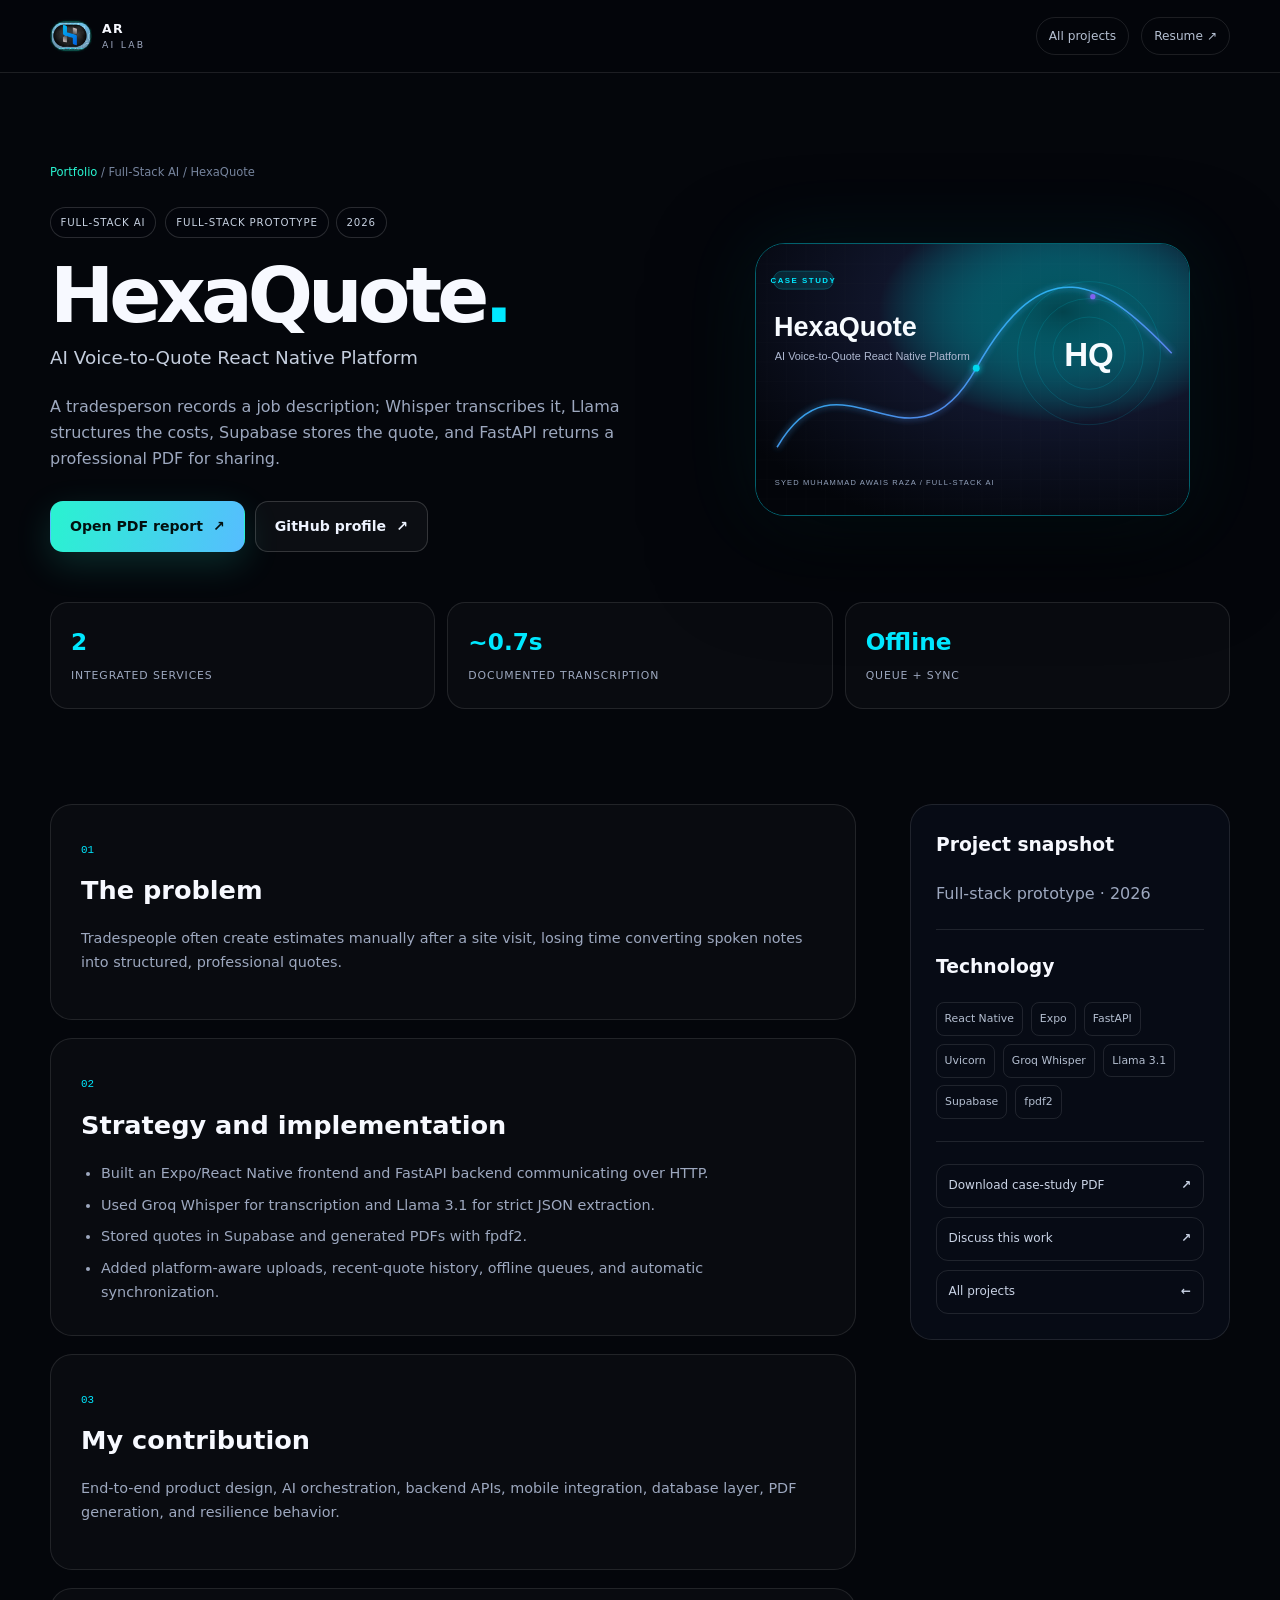
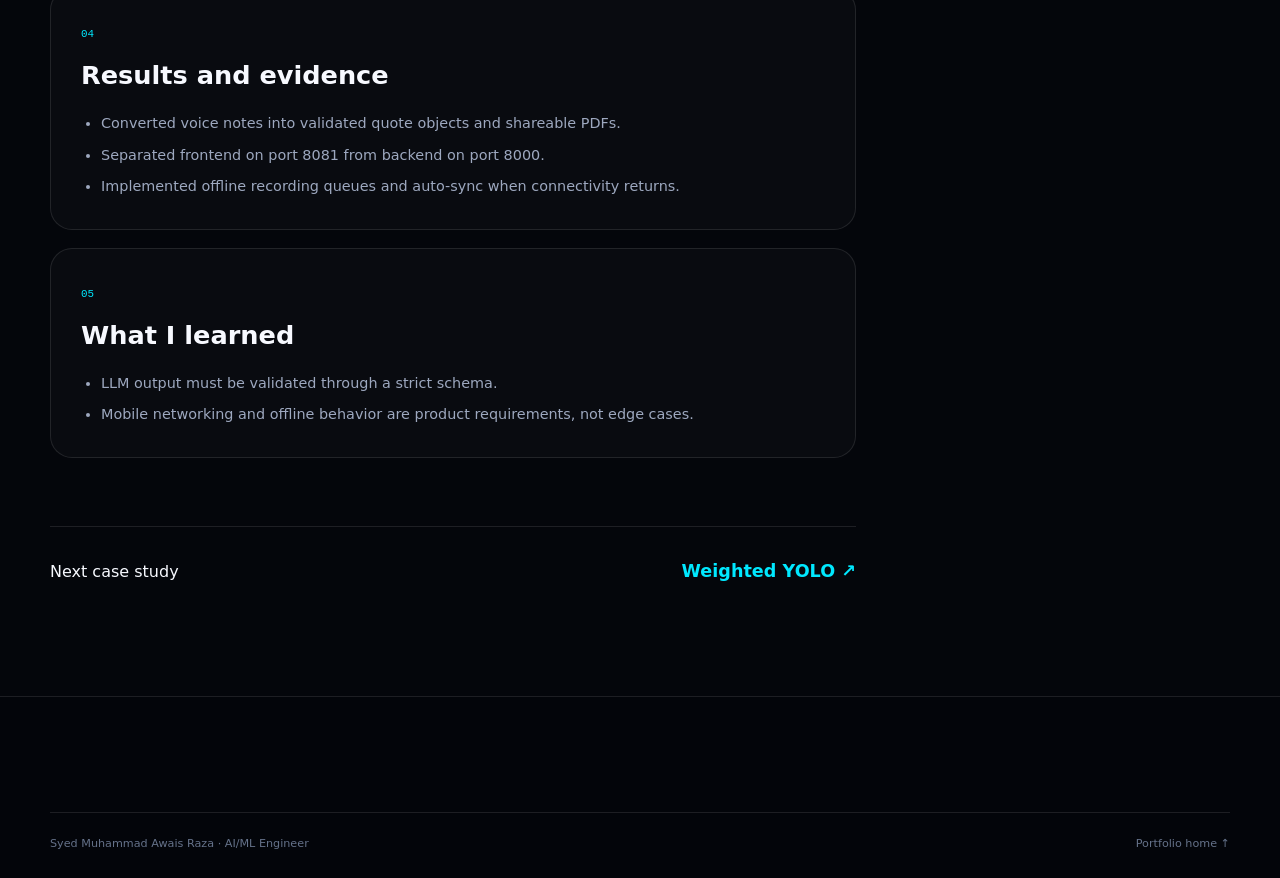
<file: projects/hexaquote/index.html>
<!doctype html><html lang="en"><head><meta charset="utf-8"/><meta name="viewport" content="width=device-width,initial-scale=1"/><meta name="theme-color" content="#05070d"/><meta name="description" content="A tradesperson records a job description; Whisper transcribes it, Llama structures the costs, Supabase stores the quote, and FastAPI returns a professional PDF for sharing."/><title>HexaQuote | Awais Raza Portfolio</title><link rel="icon" href="../../assets/images/logo.svg" type="image/svg+xml"/><link rel="stylesheet" href="../../assets/css/styles.css"/><script defer src="../../assets/js/project.js"></script></head><body class="project-page" data-project-slug="hexaquote"><div class="ambient ambient-a" aria-hidden="true"></div><div class="ambient ambient-b" aria-hidden="true"></div><div class="noise" aria-hidden="true"></div><header class="project-nav"><div class="shell"><a class="brand" href="../../index.html"><img src="../../assets/images/logo.svg" alt="AR monogram" width="42" height="42"/><span><b>AR</b><small>AI LAB</small></span></a><div class="project-nav-links"><a href="../../index.html#projects">All projects</a><a href="../../public/cv/Awais-Raza-CV.pdf" target="_blank">Resume ↗</a></div></div></header><main id="project-root"></main><footer class="site-footer"><div class="shell footer-bottom"><span>Syed Muhammad Awais Raza · AI/ML Engineer</span><a href="../../index.html">Portfolio home ↑</a></div></footer></body></html>
</file>
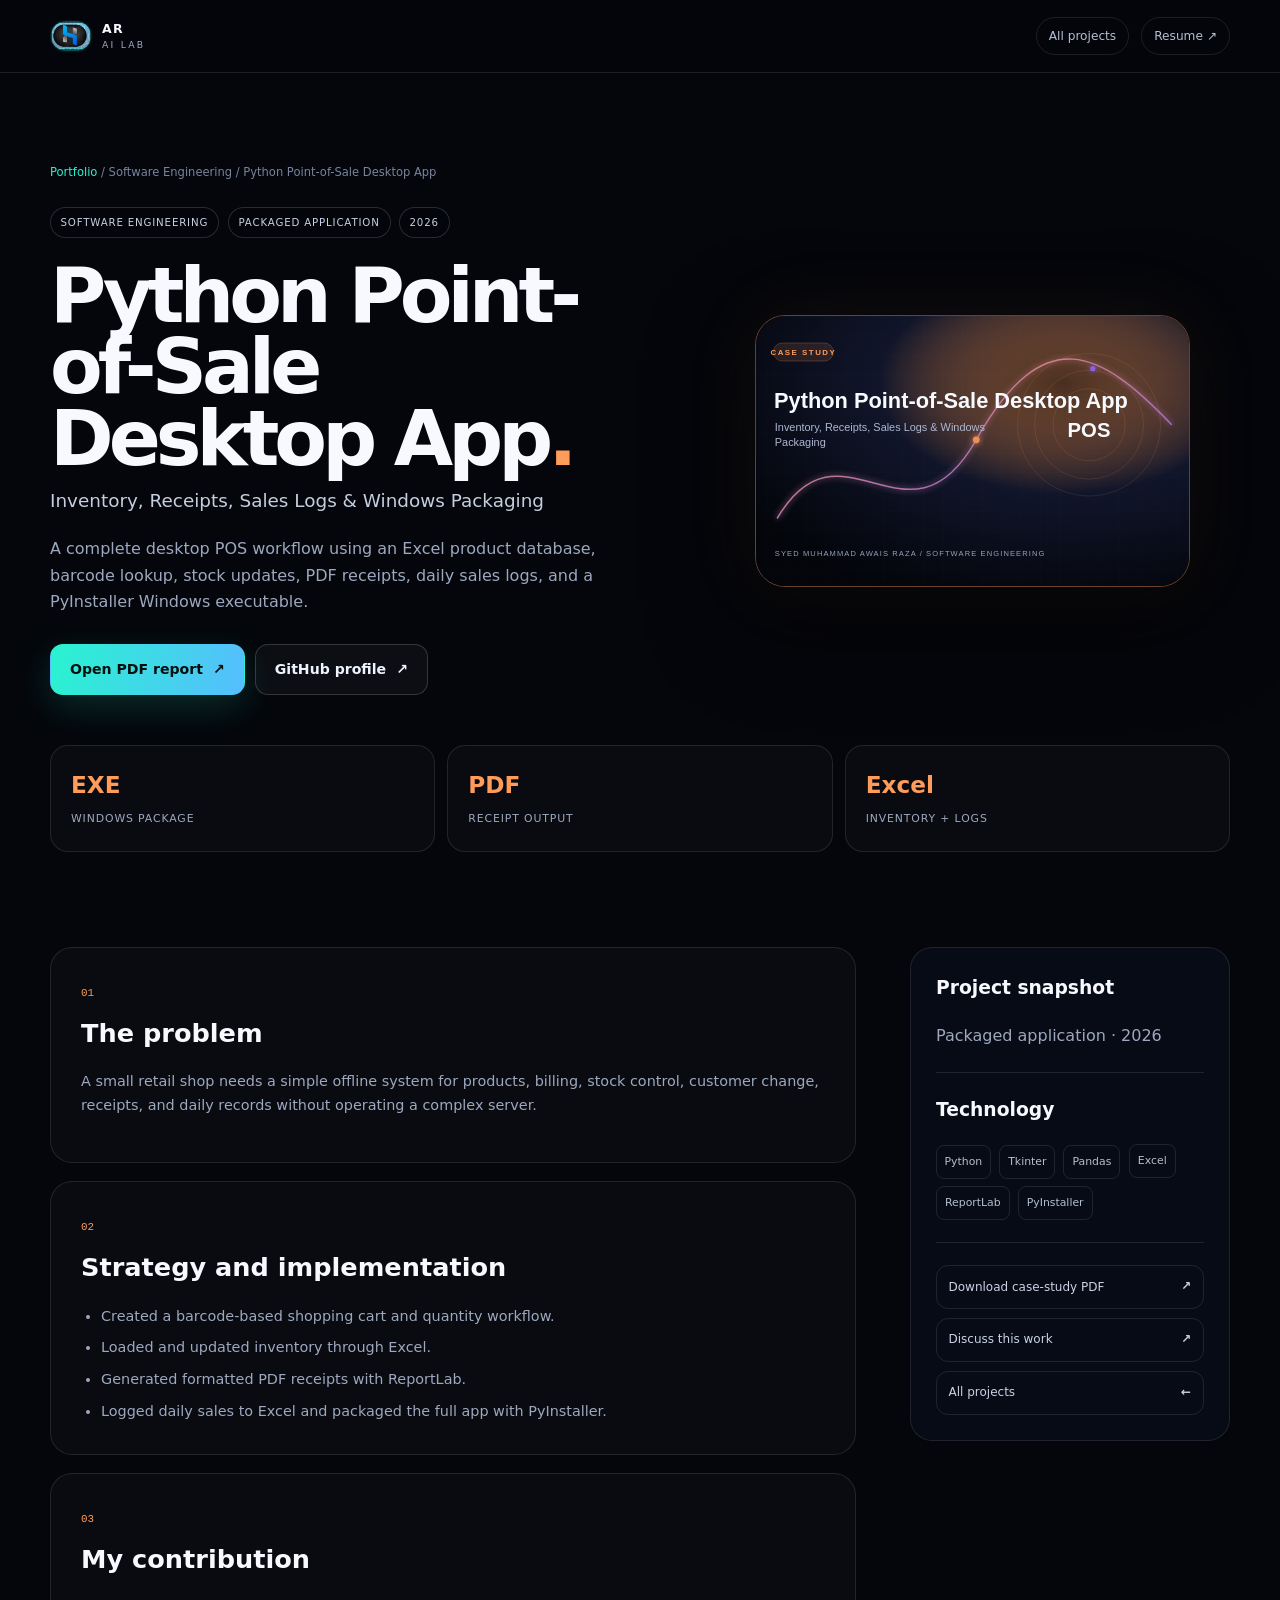
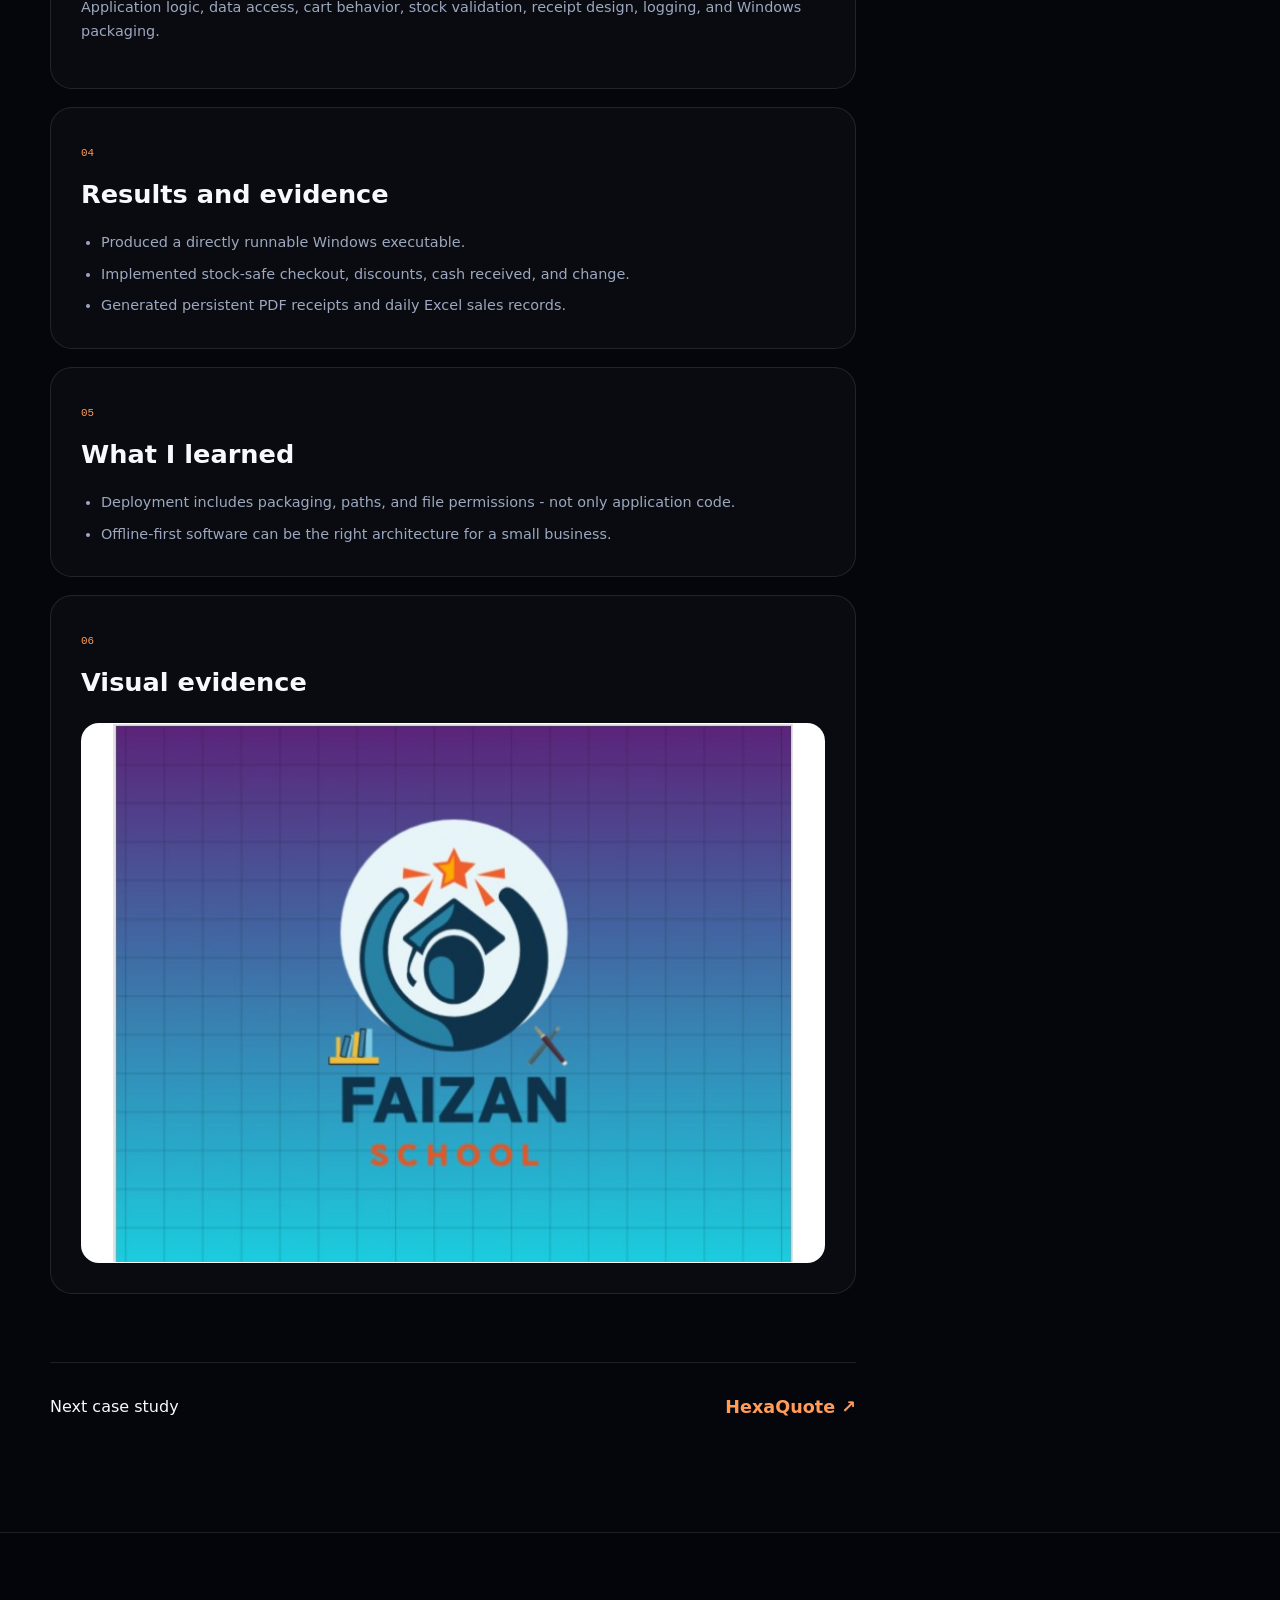
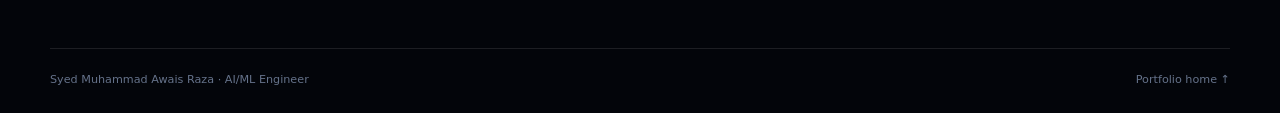
<file: projects/python-pos/index.html>
<!doctype html><html lang="en"><head><meta charset="utf-8"/><meta name="viewport" content="width=device-width,initial-scale=1"/><meta name="theme-color" content="#05070d"/><meta name="description" content="A complete desktop POS workflow using an Excel product database, barcode lookup, stock updates, PDF receipts, daily sales logs, and a PyInstaller Windows executable."/><title>Python Point-of-Sale Desktop App | Awais Raza Portfolio</title><link rel="icon" href="../../assets/images/logo.svg" type="image/svg+xml"/><link rel="stylesheet" href="../../assets/css/styles.css"/><script defer src="../../assets/js/project.js"></script></head><body class="project-page" data-project-slug="python-pos"><div class="ambient ambient-a" aria-hidden="true"></div><div class="ambient ambient-b" aria-hidden="true"></div><div class="noise" aria-hidden="true"></div><header class="project-nav"><div class="shell"><a class="brand" href="../../index.html"><img src="../../assets/images/logo.svg" alt="AR monogram" width="42" height="42"/><span><b>AR</b><small>AI LAB</small></span></a><div class="project-nav-links"><a href="../../index.html#projects">All projects</a><a href="../../public/cv/Awais-Raza-CV.pdf" target="_blank">Resume ↗</a></div></div></header><main id="project-root"></main><footer class="site-footer"><div class="shell footer-bottom"><span>Syed Muhammad Awais Raza · AI/ML Engineer</span><a href="../../index.html">Portfolio home ↑</a></div></footer></body></html>
</file>
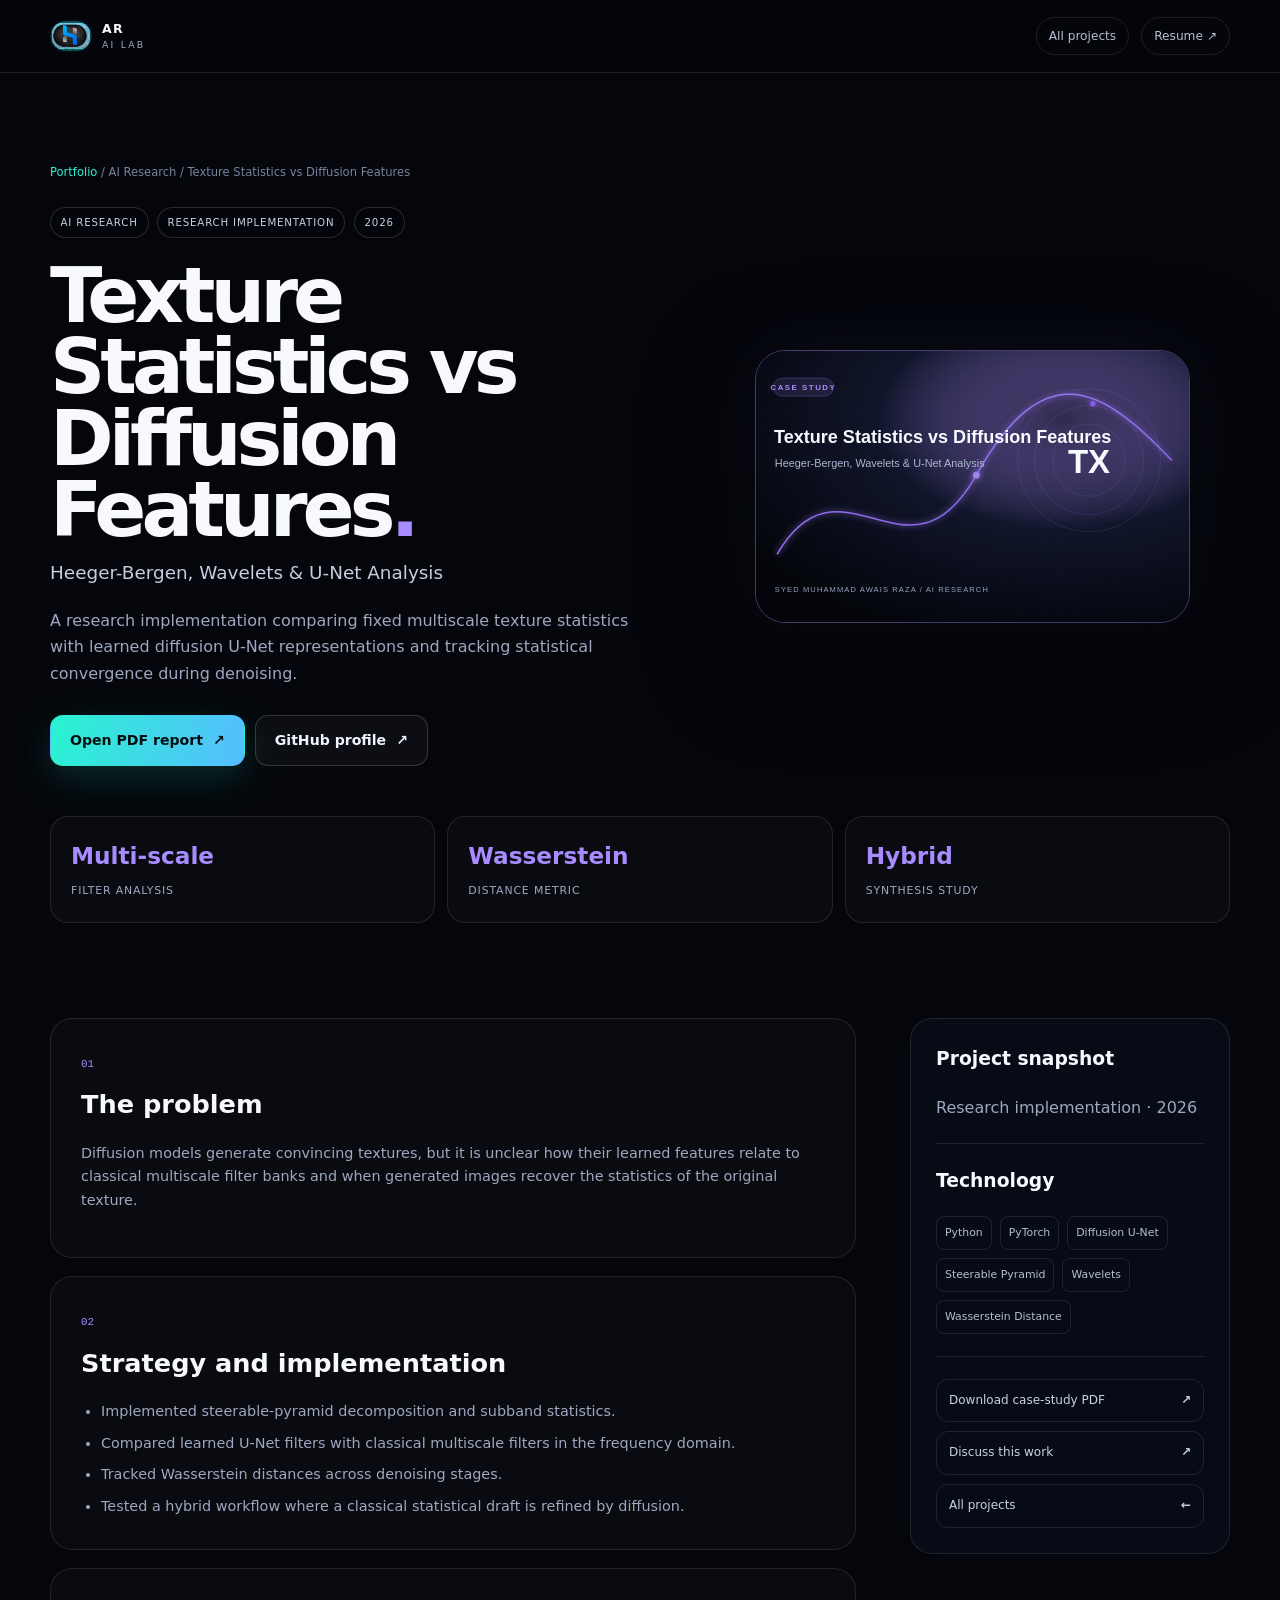
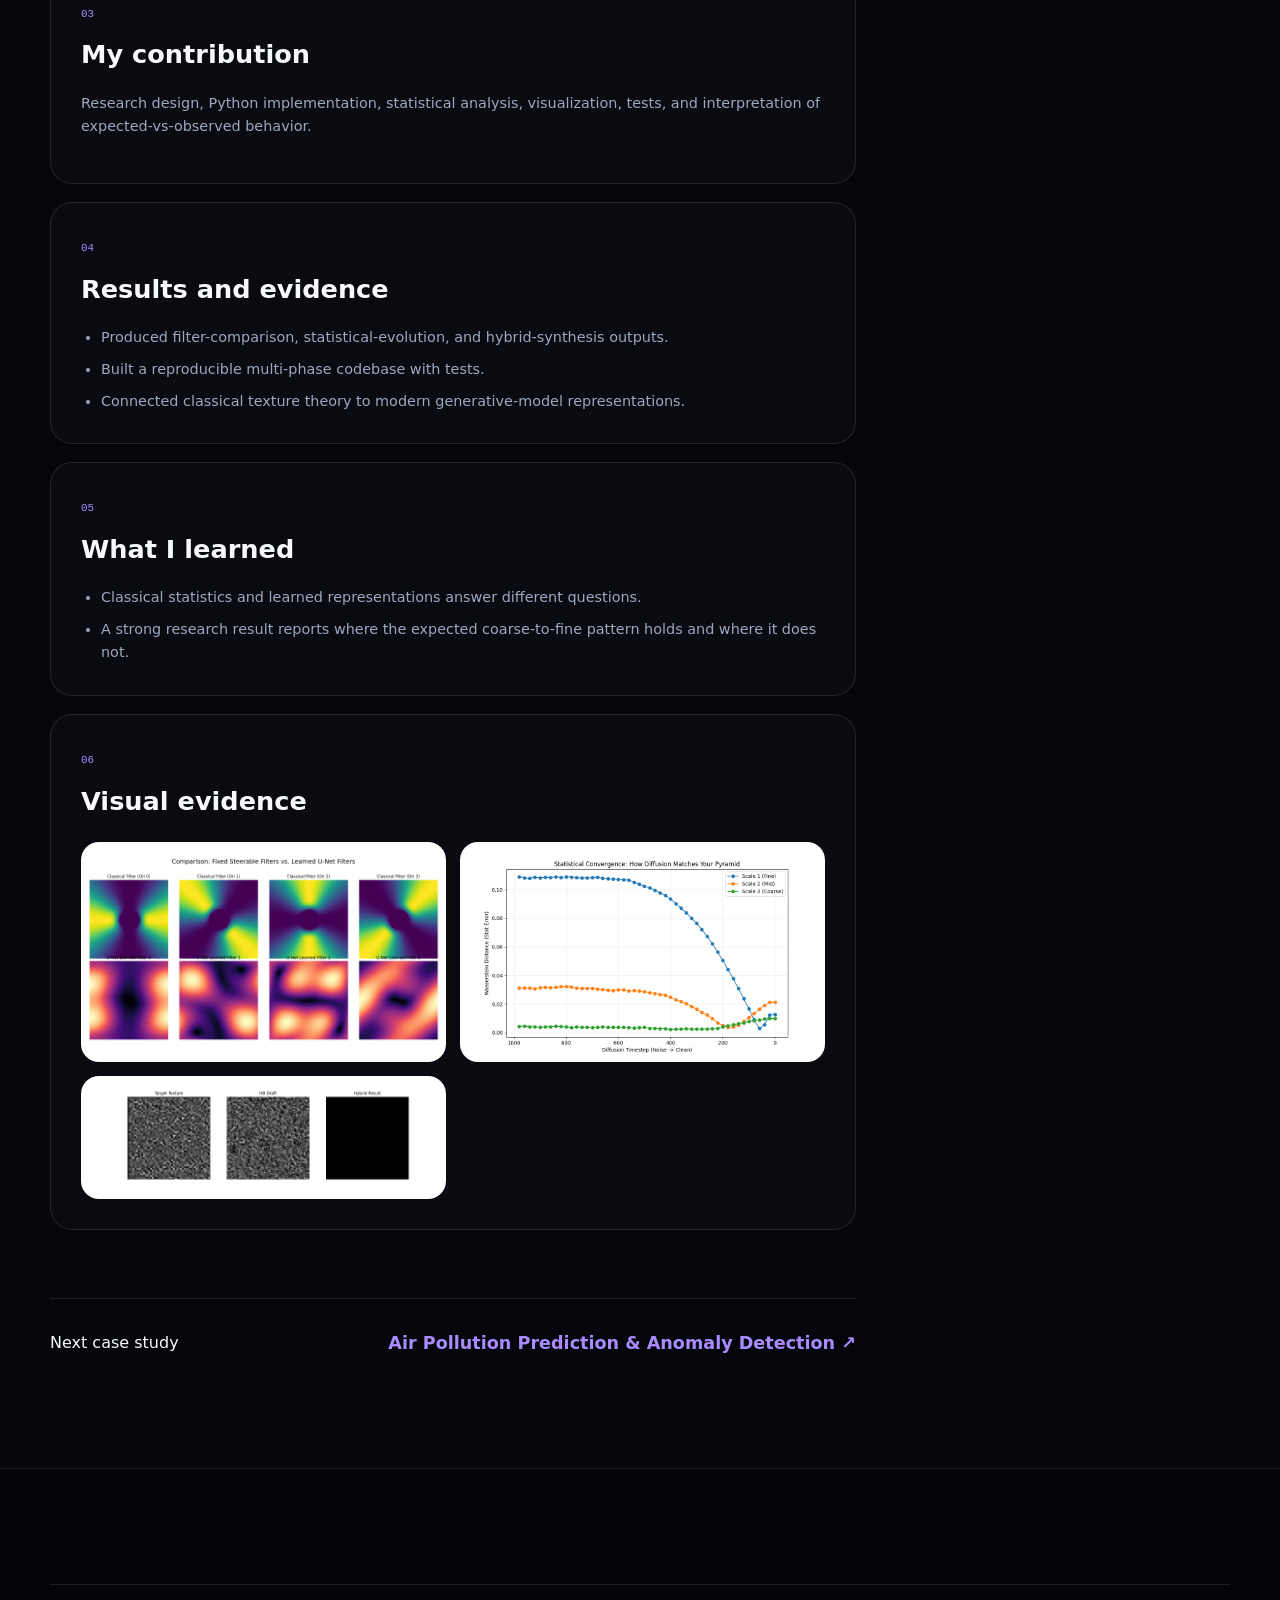
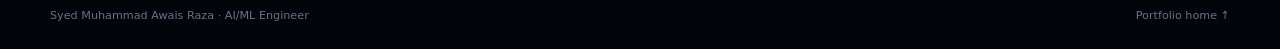
<file: projects/texture-diffusion-analysis/index.html>
<!doctype html><html lang="en"><head><meta charset="utf-8"/><meta name="viewport" content="width=device-width,initial-scale=1"/><meta name="theme-color" content="#05070d"/><meta name="description" content="A research implementation comparing fixed multiscale texture statistics with learned diffusion U-Net representations and tracking statistical convergence during denoising."/><title>Texture Statistics vs Diffusion Features | Awais Raza Portfolio</title><link rel="icon" href="../../assets/images/logo.svg" type="image/svg+xml"/><link rel="stylesheet" href="../../assets/css/styles.css"/><script defer src="../../assets/js/project.js"></script></head><body class="project-page" data-project-slug="texture-diffusion-analysis"><div class="ambient ambient-a" aria-hidden="true"></div><div class="ambient ambient-b" aria-hidden="true"></div><div class="noise" aria-hidden="true"></div><header class="project-nav"><div class="shell"><a class="brand" href="../../index.html"><img src="../../assets/images/logo.svg" alt="AR monogram" width="42" height="42"/><span><b>AR</b><small>AI LAB</small></span></a><div class="project-nav-links"><a href="../../index.html#projects">All projects</a><a href="../../public/cv/Awais-Raza-CV.pdf" target="_blank">Resume ↗</a></div></div></header><main id="project-root"></main><footer class="site-footer"><div class="shell footer-bottom"><span>Syed Muhammad Awais Raza · AI/ML Engineer</span><a href="../../index.html">Portfolio home ↑</a></div></footer></body></html>
</file>
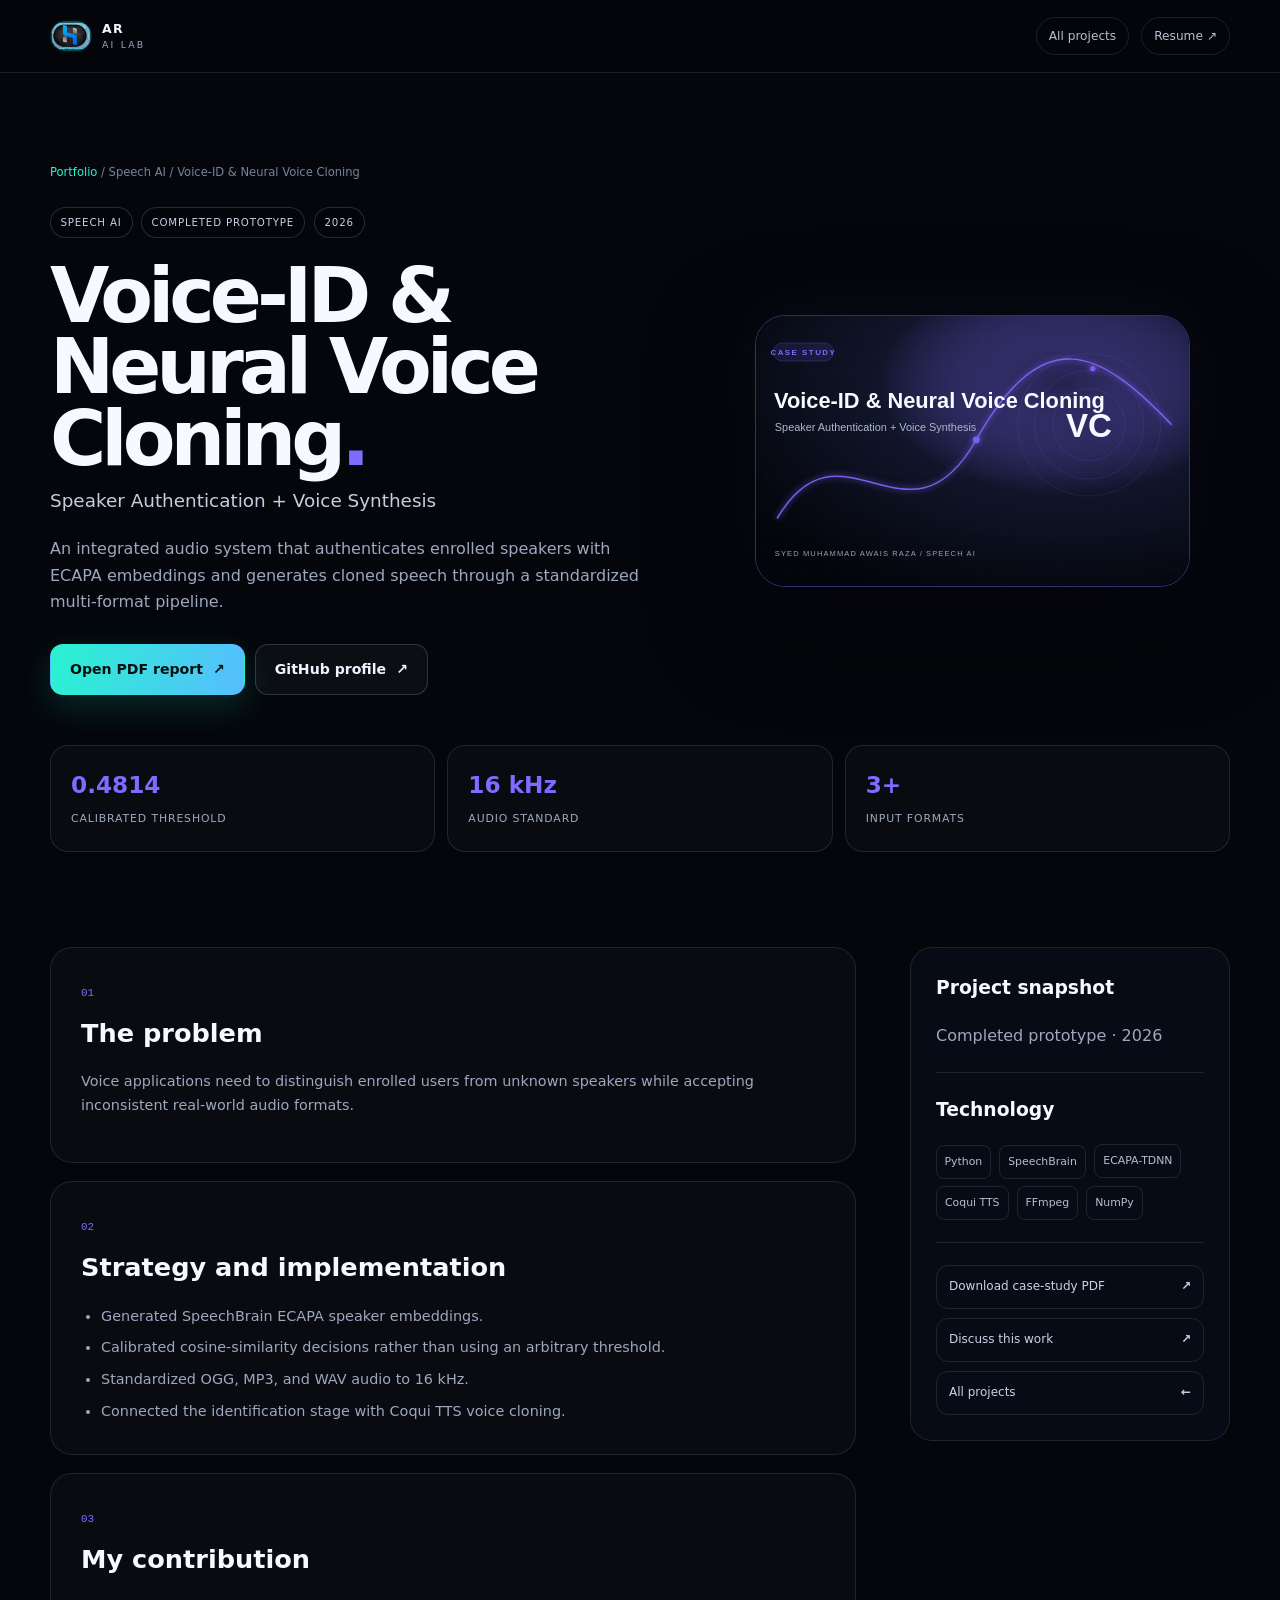
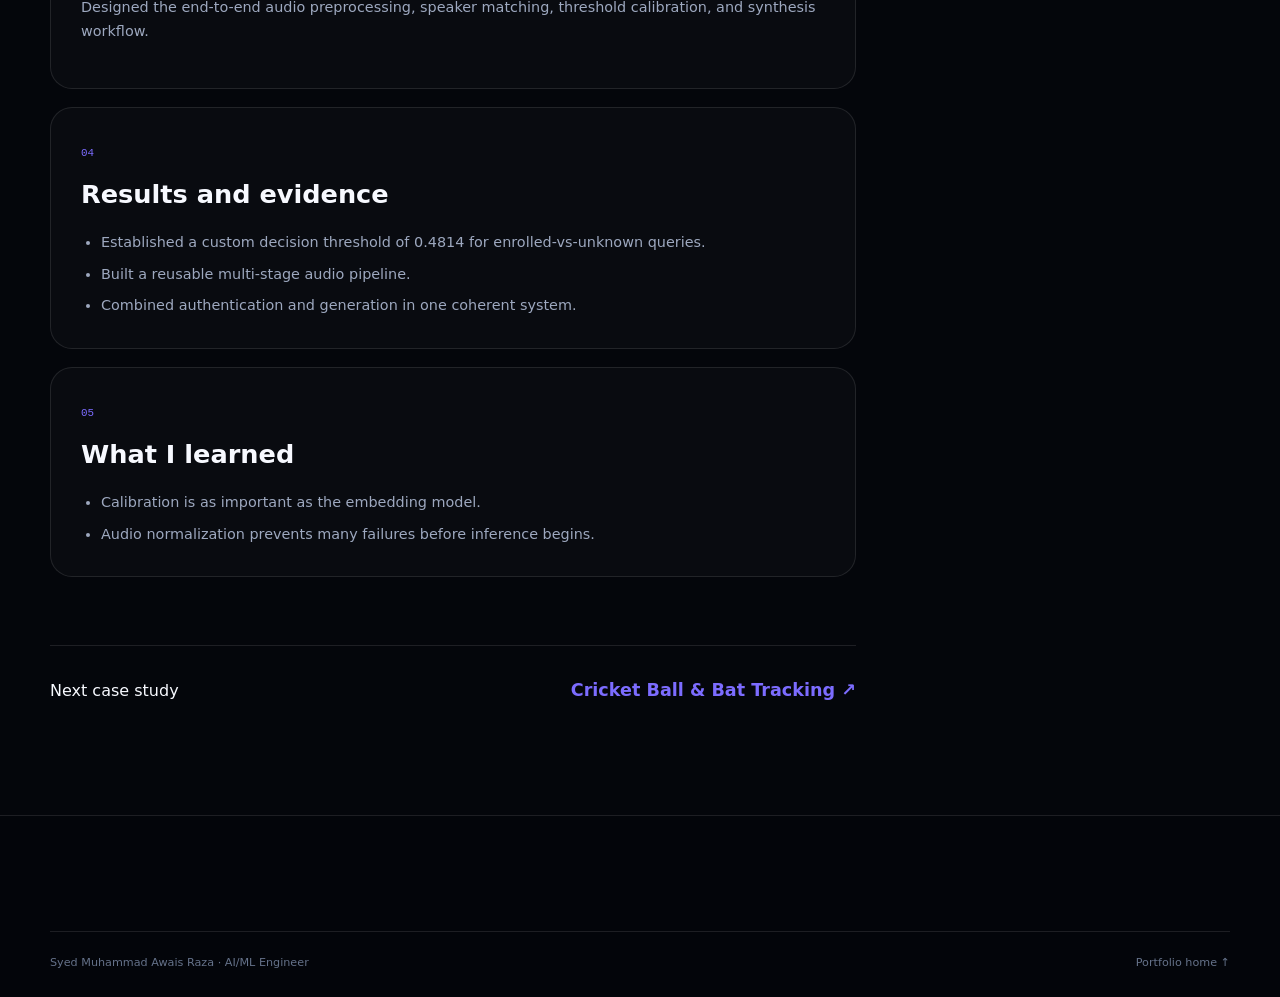
<file: projects/voice-id-clone/index.html>
<!doctype html><html lang="en"><head><meta charset="utf-8"/><meta name="viewport" content="width=device-width,initial-scale=1"/><meta name="theme-color" content="#05070d"/><meta name="description" content="An integrated audio system that authenticates enrolled speakers with ECAPA embeddings and generates cloned speech through a standardized multi-format pipeline."/><title>Voice-ID &amp; Neural Voice Cloning | Awais Raza Portfolio</title><link rel="icon" href="../../assets/images/logo.svg" type="image/svg+xml"/><link rel="stylesheet" href="../../assets/css/styles.css"/><script defer src="../../assets/js/project.js"></script></head><body class="project-page" data-project-slug="voice-id-clone"><div class="ambient ambient-a" aria-hidden="true"></div><div class="ambient ambient-b" aria-hidden="true"></div><div class="noise" aria-hidden="true"></div><header class="project-nav"><div class="shell"><a class="brand" href="../../index.html"><img src="../../assets/images/logo.svg" alt="AR monogram" width="42" height="42"/><span><b>AR</b><small>AI LAB</small></span></a><div class="project-nav-links"><a href="../../index.html#projects">All projects</a><a href="../../public/cv/Awais-Raza-CV.pdf" target="_blank">Resume ↗</a></div></div></header><main id="project-root"></main><footer class="site-footer"><div class="shell footer-bottom"><span>Syed Muhammad Awais Raza · AI/ML Engineer</span><a href="../../index.html">Portfolio home ↑</a></div></footer></body></html>
</file>
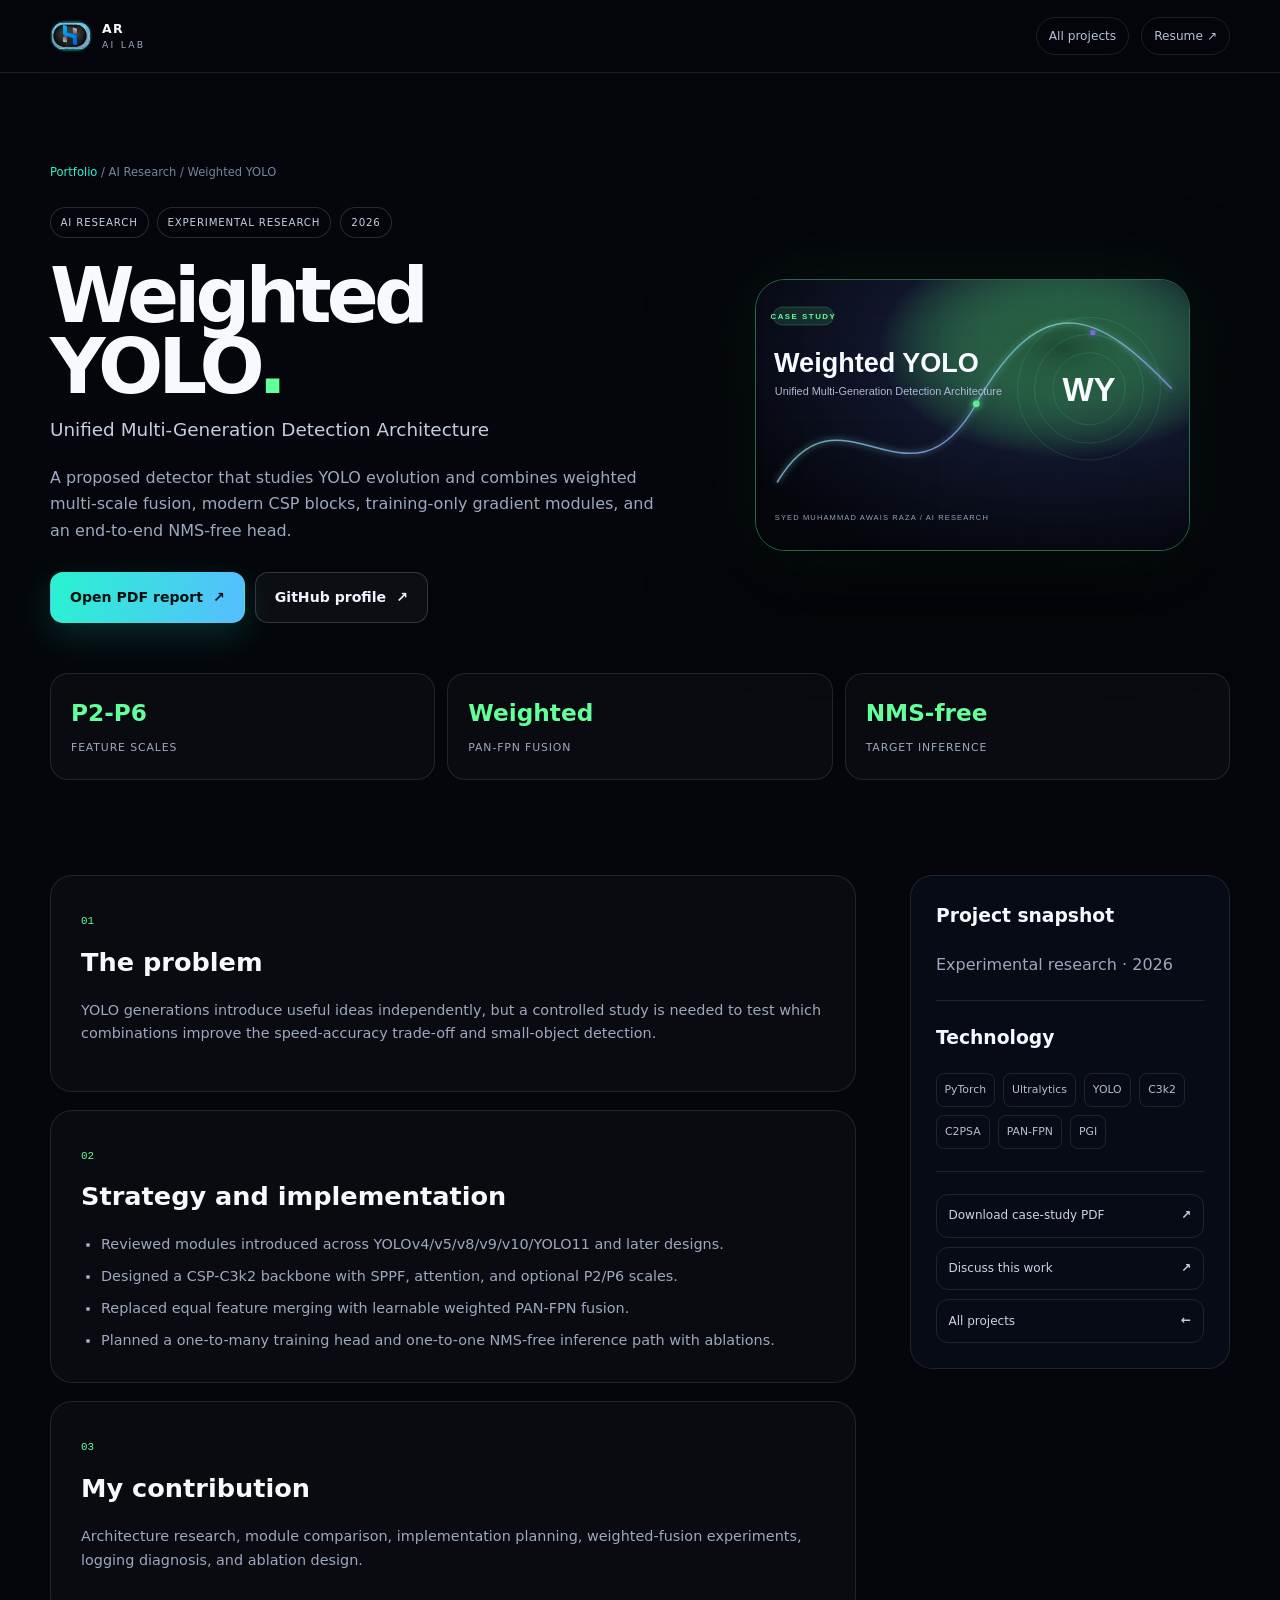
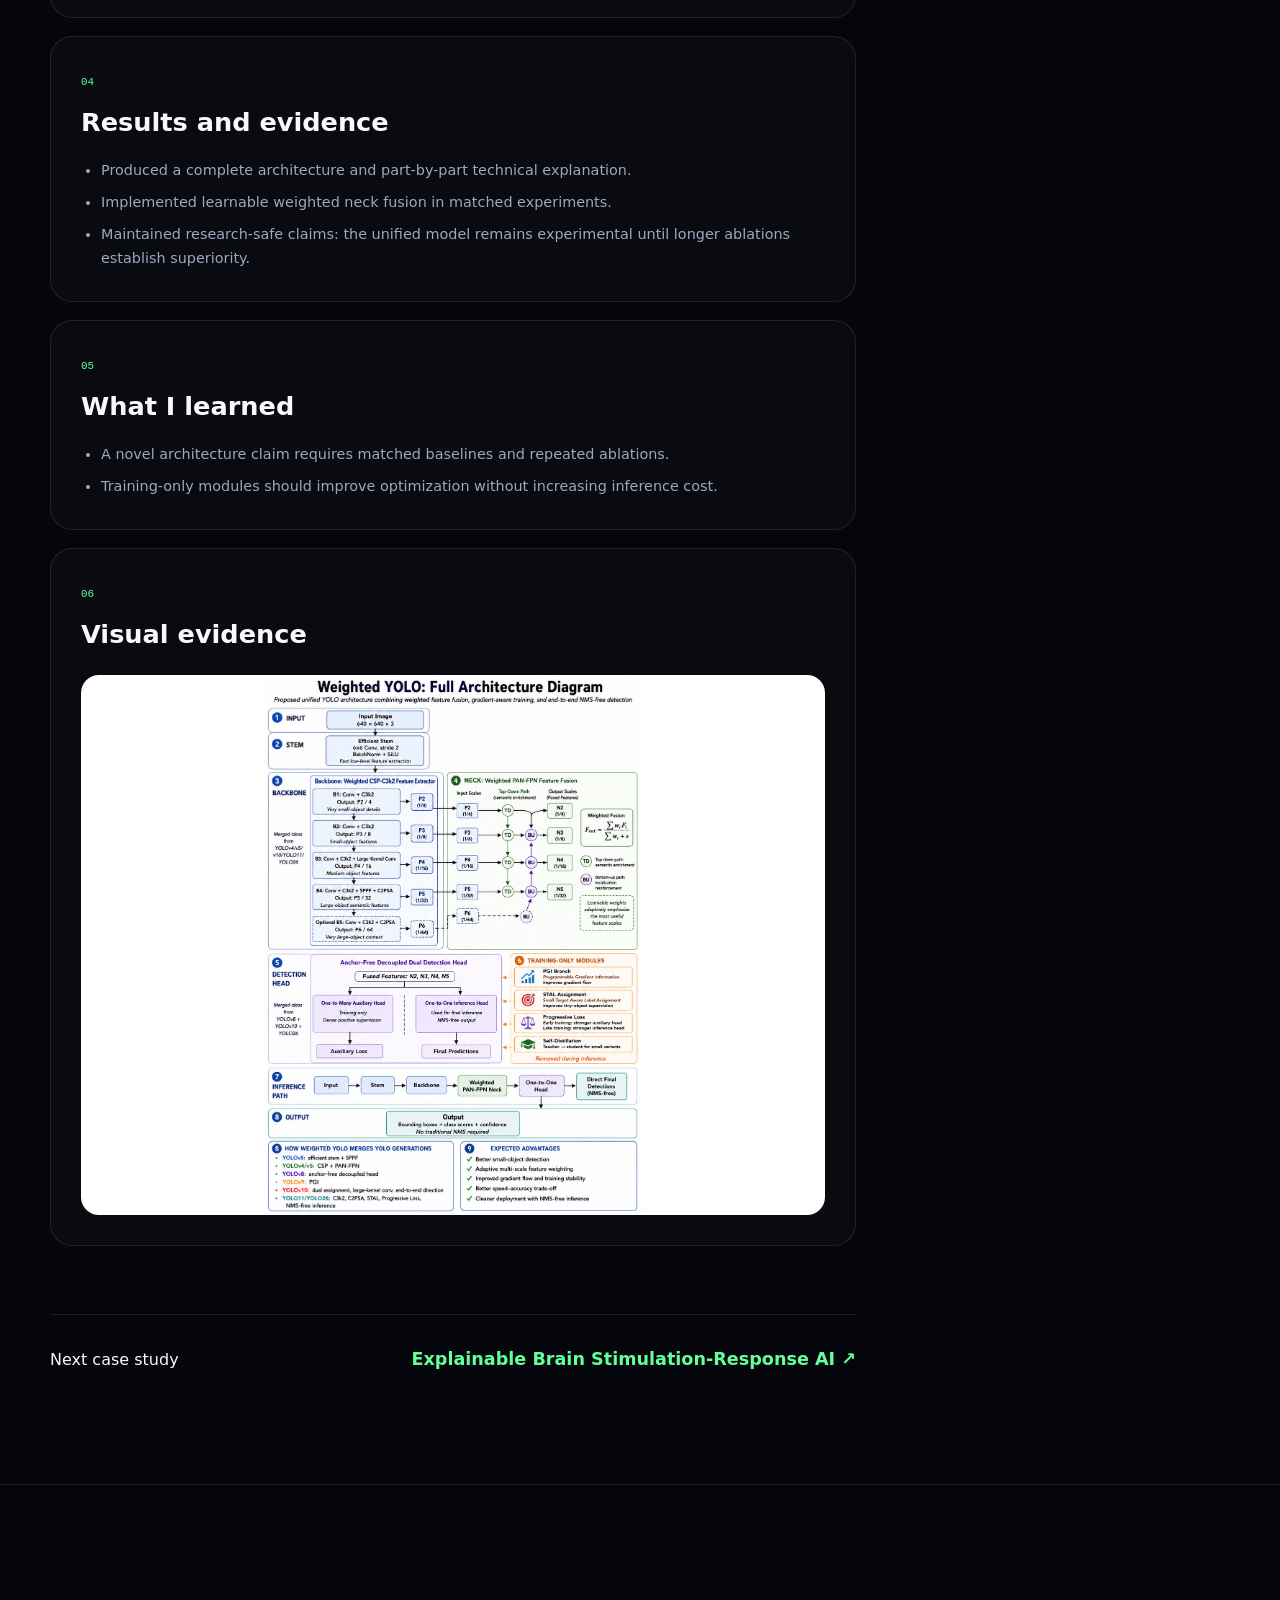
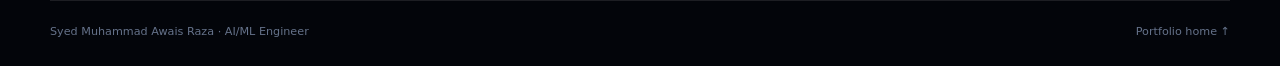
<file: projects/weighted-yolo/index.html>
<!doctype html><html lang="en"><head><meta charset="utf-8"/><meta name="viewport" content="width=device-width,initial-scale=1"/><meta name="theme-color" content="#05070d"/><meta name="description" content="A proposed detector that studies YOLO evolution and combines weighted multi-scale fusion, modern CSP blocks, training-only gradient modules, and an end-to-end NMS-free head."/><title>Weighted YOLO | Awais Raza Portfolio</title><link rel="icon" href="../../assets/images/logo.svg" type="image/svg+xml"/><link rel="stylesheet" href="../../assets/css/styles.css"/><script defer src="../../assets/js/project.js"></script></head><body class="project-page" data-project-slug="weighted-yolo"><div class="ambient ambient-a" aria-hidden="true"></div><div class="ambient ambient-b" aria-hidden="true"></div><div class="noise" aria-hidden="true"></div><header class="project-nav"><div class="shell"><a class="brand" href="../../index.html"><img src="../../assets/images/logo.svg" alt="AR monogram" width="42" height="42"/><span><b>AR</b><small>AI LAB</small></span></a><div class="project-nav-links"><a href="../../index.html#projects">All projects</a><a href="../../public/cv/Awais-Raza-CV.pdf" target="_blank">Resume ↗</a></div></div></header><main id="project-root"></main><footer class="site-footer"><div class="shell footer-bottom"><span>Syed Muhammad Awais Raza · AI/ML Engineer</span><a href="../../index.html">Portfolio home ↑</a></div></footer></body></html>
</file>
<file: assets/css/styles.css>
:root{
  --bg:#04060b;--bg-2:#090c14;--panel:rgba(12,16,28,.72);--panel-strong:#0c1120;
  --text:#f7f9ff;--muted:#9da8bf;--muted-2:#68748d;--line:rgba(255,255,255,.1);
  --cyan:#29f3d0;--violet:#8a63ff;--magenta:#ff5caf;--lime:#b9ff36;--blue:#47b7ff;
  --shadow:0 24px 90px rgba(0,0,0,.48);--radius:26px;--shell:min(1180px,calc(100% - 40px));
  --mx:50%;--my:50%;
}
*{box-sizing:border-box}html{scroll-behavior:smooth;background:var(--bg)}body{margin:0;color:var(--text);background:var(--bg);font-family:Inter,ui-sans-serif,system-ui,-apple-system,BlinkMacSystemFont,"Segoe UI",sans-serif;line-height:1.65;overflow-x:hidden}body.nav-open{overflow:hidden}a{color:inherit;text-decoration:none}button,input,textarea{font:inherit}button{color:inherit}img{display:block;max-width:100%}::selection{background:rgba(41,243,208,.28);color:#fff}
body:before{content:"";position:fixed;inset:0;pointer-events:none;z-index:-4;background:radial-gradient(circle at 50% -10%,rgba(74,55,255,.14),transparent 38%),linear-gradient(180deg,#04060b 0%,#060812 45%,#03050a 100%)}
#neural-field{position:fixed;inset:0;width:100%;height:100%;pointer-events:none;z-index:-3;opacity:.54}.ambient{position:fixed;width:42vw;height:42vw;border-radius:50%;filter:blur(110px);opacity:.11;z-index:-3;pointer-events:none}.ambient-a{background:var(--cyan);left:-20vw;top:8vh;animation:float-a 16s ease-in-out infinite}.ambient-b{background:var(--violet);right:-20vw;top:36vh;animation:float-b 18s ease-in-out infinite}.noise{position:fixed;inset:0;z-index:-1;pointer-events:none;opacity:.025;background-image:url("data:image/svg+xml,%3Csvg viewBox='0 0 180 180' xmlns='http://www.w3.org/2000/svg'%3E%3Cfilter id='n'%3E%3CfeTurbulence type='fractalNoise' baseFrequency='.9' numOctaves='4' stitchTiles='stitch'/%3E%3C/filter%3E%3Crect width='100%25' height='100%25' filter='url(%23n)' opacity='.8'/%3E%3C/svg%3E")}.shell{width:var(--shell);margin-inline:auto}.section-pad{padding:116px 0;position:relative}.eyebrow{margin:0 0 14px;color:var(--cyan);font-size:.74rem;letter-spacing:.22em;font-weight:800}.section-heading{max-width:840px;margin-bottom:48px}.section-heading.split{max-width:none;display:grid;grid-template-columns:1.2fr .8fr;gap:80px;align-items:end}.section-heading h2{margin:0;font-size:clamp(2.45rem,5vw,5rem);line-height:1.02;letter-spacing:-.055em}.section-heading h2 span{color:transparent;background:linear-gradient(90deg,var(--cyan),#9f83ff 70%);background-clip:text;-webkit-background-clip:text}.section-heading>p:last-child,.section-heading.split>p{color:var(--muted);font-size:1.02rem;margin:18px 0 0;max-width:700px}.glass{background:linear-gradient(145deg,rgba(17,23,40,.82),rgba(6,10,18,.68));border:1px solid var(--line);box-shadow:var(--shadow);backdrop-filter:blur(20px)}
.scroll-progress{position:fixed;top:0;left:0;width:100%;height:2px;background:transparent;z-index:120}.scroll-progress span{display:block;height:100%;width:0;background:linear-gradient(90deg,var(--cyan),var(--violet),var(--magenta));box-shadow:0 0 18px var(--cyan)}.cursor-dot,.cursor-halo{position:fixed;top:0;left:0;pointer-events:none;z-index:200;border-radius:50%;transform:translate(-50%,-50%);opacity:0}.cursor-dot{width:6px;height:6px;background:#fff;box-shadow:0 0 14px var(--cyan)}.cursor-halo{width:34px;height:34px;border:1px solid rgba(41,243,208,.55);transition:width .2s,height .2s,border-color .2s,background .2s}.cursor-halo.is-active{width:58px;height:58px;border-color:rgba(138,99,255,.7);background:rgba(138,99,255,.08)}
.site-header{position:fixed;top:0;left:0;right:0;z-index:100;border-bottom:1px solid transparent;transition:.3s}.site-header.is-scrolled{background:rgba(4,6,11,.78);backdrop-filter:blur(18px);border-color:var(--line)}.nav-shell{height:78px;display:flex;align-items:center}.brand{display:inline-flex;align-items:center;gap:10px}.brand img{width:42px;height:42px}.brand>span{display:flex;flex-direction:column;line-height:1}.brand b{font-size:.78rem;letter-spacing:.11em;white-space:nowrap}.brand small{margin-top:5px;color:var(--muted);font-size:.58rem;letter-spacing:.24em}.primary-nav{margin-left:auto;display:flex;align-items:center;gap:4px}.primary-nav>a{padding:10px 13px;color:#c4cbdb;font-size:.83rem;border-radius:999px;transition:.25s}.primary-nav>a:not(.nav-cta):hover{color:#fff;background:rgba(255,255,255,.06)}.primary-nav .nav-cta{margin-left:8px;color:#03110e;background:var(--cyan);font-weight:800;padding:11px 18px;box-shadow:0 0 30px rgba(41,243,208,.18)}.primary-nav .nav-cta:hover{transform:translateY(-2px);box-shadow:0 0 40px rgba(41,243,208,.34)}.nav-toggle{display:none;background:none;border:0;width:44px;height:44px;padding:10px;margin-left:auto}.nav-toggle span{display:block;height:2px;background:#fff;margin:7px 0;transition:.25s}
.hero{min-height:100svh;padding-top:145px;display:grid;align-items:center;overflow:hidden}.hero:before{content:"";position:absolute;inset:80px 0 auto 0;height:1px;background:linear-gradient(90deg,transparent,rgba(41,243,208,.45),transparent)}.hero-grid{display:grid;grid-template-columns:1.12fr .88fr;gap:70px;align-items:center}.availability{display:inline-flex;align-items:center;gap:9px;color:#b9c5da;border:1px solid var(--line);background:rgba(255,255,255,.035);padding:8px 13px;border-radius:999px;font-size:.78rem;margin-bottom:28px}.availability i{width:7px;height:7px;border-radius:50%;background:var(--lime);box-shadow:0 0 15px var(--lime);animation:pulse 2s infinite}.hero-copy h1{font-size:clamp(3.7rem,7.5vw,7.45rem);line-height:.88;letter-spacing:-.07em;margin:0 0 30px}.hero-copy h1 span{color:transparent;background:linear-gradient(105deg,#fff 0%,var(--cyan) 28%,#6bc1ff 55%,#ac7cff 85%);background-clip:text;-webkit-background-clip:text;filter:drop-shadow(0 0 28px rgba(41,243,208,.09))}.role-line{font-size:clamp(1.18rem,2vw,1.55rem);color:var(--muted);min-height:40px}.role-line strong{color:#fff;font-weight:600}.type-caret{display:inline-block;width:2px;height:1.1em;margin-left:5px;background:var(--cyan);vertical-align:-2px;animation:blink .8s steps(2) infinite}.hero-summary{max-width:680px;color:#aab5ca;font-size:1.04rem;margin:17px 0 0}.hero-actions{display:flex;gap:12px;flex-wrap:wrap;margin:32px 0 24px}.button{display:inline-flex;align-items:center;justify-content:center;gap:10px;border-radius:13px;padding:13px 19px;border:1px solid transparent;font-weight:800;font-size:.88rem;cursor:pointer;transition:transform .22s,box-shadow .22s,background .22s,border-color .22s}.button:hover{transform:translateY(-3px)}.button-primary{background:linear-gradient(105deg,var(--cyan),#56bdff);color:#02100f;box-shadow:0 12px 36px rgba(41,243,208,.16)}.button-primary:hover{box-shadow:0 16px 48px rgba(41,243,208,.3)}.button-ghost{border-color:rgba(255,255,255,.16);background:rgba(255,255,255,.035);color:#eef3ff}.button-ghost:hover{border-color:rgba(138,99,255,.55);background:rgba(138,99,255,.08)}.hero-links{display:flex;flex-wrap:wrap;align-items:center;gap:18px;color:#8090aa;font-size:.78rem}.hero-links a{color:#c7d0e1;border-bottom:1px solid transparent}.hero-links a:hover{color:var(--cyan);border-color:var(--cyan)}.stats-row{display:grid;grid-template-columns:repeat(4,1fr);gap:10px;margin-top:40px;max-width:690px}.stats-row article{padding:14px 12px;border-left:1px solid rgba(255,255,255,.12)}.stats-row b{display:block;color:#fff;font-size:1.45rem;line-height:1}.stats-row b:after{content:"+";color:var(--cyan);font-size:.86rem;margin-left:2px}.stats-row span{display:block;color:var(--muted-2);font-size:.68rem;margin-top:8px;text-transform:uppercase;letter-spacing:.08em}.hero-visual{position:relative;min-height:650px;display:grid;place-items:center;perspective:1200px}.portrait-card{position:relative;width:min(430px,82%);aspect-ratio:.84;border-radius:42px;overflow:hidden;background:#070a12;border:1px solid rgba(41,243,208,.24);box-shadow:0 35px 100px rgba(0,0,0,.6),0 0 80px rgba(41,243,208,.08);transform-style:preserve-3d}.portrait-card:after{content:"";position:absolute;inset:0;background:linear-gradient(180deg,transparent 52%,rgba(3,6,12,.92));pointer-events:none}.portrait-card img{width:100%;height:100%;object-fit:cover}.portrait-label{position:absolute;left:25px;right:25px;bottom:24px;z-index:2;display:flex;justify-content:space-between;align-items:end;gap:20px}.portrait-label span{color:var(--cyan);font-size:.7rem;letter-spacing:.14em;text-transform:uppercase}.portrait-label b{font-size:.82rem;text-align:right}.orbit{position:absolute;border:1px solid rgba(41,243,208,.12);border-radius:50%;animation:spin 18s linear infinite}.orbit-one{width:580px;height:580px}.orbit-two{width:500px;height:500px;border-color:rgba(138,99,255,.15);animation-direction:reverse;animation-duration:23s}.orbit:after{content:"";position:absolute;top:50%;left:-4px;width:8px;height:8px;border-radius:50%;background:var(--cyan);box-shadow:0 0 20px var(--cyan)}.float-chip{position:absolute;padding:10px 13px;border:1px solid var(--line);background:rgba(6,10,18,.88);backdrop-filter:blur(14px);border-radius:999px;font-size:.7rem;color:#d8deeb;box-shadow:0 14px 40px rgba(0,0,0,.4);animation:chip-float 5s ease-in-out infinite}.float-chip i{display:inline-block;width:6px;height:6px;border-radius:50%;background:var(--cyan);margin-right:7px;box-shadow:0 0 10px var(--cyan)}.chip-a{top:14%;right:-1%}.chip-b{bottom:24%;left:-8%;animation-delay:-1.8s}.chip-c{bottom:10%;right:-5%;animation-delay:-3s}.hero-code{position:absolute;left:4%;top:12%;font-family:"SFMono-Regular",Consolas,monospace;font-size:.65rem;color:#6e7e9a;display:grid;grid-template-columns:24px auto;gap:7px 10px;transform:rotate(-5deg)}.hero-code code{color:#a6b3c8}.scroll-cue{position:absolute;bottom:24px;left:50%;transform:translateX(-50%);display:flex;align-items:center;gap:10px;color:#5f6d86;font-size:.65rem;text-transform:uppercase;letter-spacing:.18em}.scroll-cue span{display:block;width:1px;height:42px;background:linear-gradient(var(--cyan),transparent);animation:scroll-line 1.7s ease-in-out infinite}
.tech-ribbon{border-block:1px solid var(--line);overflow:hidden;background:rgba(255,255,255,.018);padding:14px 0}.ribbon-track{display:flex;width:max-content;align-items:center;gap:26px;animation:marquee 30s linear infinite;color:#69768e;font-size:.73rem;font-weight:800;letter-spacing:.18em}.ribbon-track i{width:5px;height:5px;border-radius:50%;background:var(--cyan);box-shadow:0 0 10px var(--cyan)}
.about-grid{display:grid;grid-template-columns:1fr 1fr;gap:24px}.about-story{padding:42px;border-radius:var(--radius);min-height:540px;display:flex;flex-direction:column}.card-kicker{color:var(--cyan);font-size:.68rem;letter-spacing:.2em;font-weight:800}.about-story h3{font-size:clamp(1.8rem,3vw,3rem);line-height:1.08;letter-spacing:-.04em;margin:28px 0}.about-story p{color:var(--muted);margin:0 0 18px}.signature{margin-top:auto;font-family:Georgia,serif;font-style:italic;font-size:1.9rem}.signature small{display:block;font-family:inherit;font-style:normal;font-size:.65rem;color:var(--muted-2);letter-spacing:.16em;text-transform:uppercase;margin-top:8px}.principle-grid{display:grid;grid-template-columns:1fr 1fr;gap:16px}.principle{position:relative;overflow:hidden;background:rgba(255,255,255,.025);border:1px solid var(--line);border-radius:22px;padding:28px;transition:.3s}.principle:before{content:"";position:absolute;width:120px;height:120px;border-radius:50%;right:-70px;top:-70px;background:var(--violet);filter:blur(60px);opacity:.15}.principle:hover{transform:translateY(-6px);border-color:rgba(41,243,208,.35);background:rgba(41,243,208,.035)}.principle span{color:var(--cyan);font-family:monospace}.principle h3{font-size:1.25rem;line-height:1.2;margin:54px 0 12px}.principle p{margin:0;color:var(--muted);font-size:.88rem}
.projects-section{background:linear-gradient(180deg,transparent,rgba(8,12,23,.78),transparent)}.featured-projects{display:grid;grid-template-columns:1.18fr .82fr;grid-template-rows:repeat(2,minmax(280px,1fr));gap:18px;margin-bottom:58px}.featured-card{position:relative;overflow:hidden;border:1px solid var(--line);border-radius:28px;background:#080b13;min-height:300px;isolation:isolate;transition:.35s}.featured-card:first-child{grid-row:1/3}.featured-card:hover{transform:translateY(-6px);border-color:color-mix(in srgb,var(--card-accent),white 12%);box-shadow:0 25px 80px color-mix(in srgb,var(--card-accent),transparent 88%)}.featured-card img{position:absolute;inset:0;width:100%;height:100%;object-fit:cover;object-position:center;transition:transform .7s;opacity:.94}.featured-card:hover img{transform:scale(1.055)}.featured-card:after{content:"";position:absolute;inset:0;background:linear-gradient(90deg,rgba(3,5,11,.84) 0%,rgba(3,5,11,.38) 52%,transparent 82%),linear-gradient(180deg,transparent 15%,rgba(3,5,11,.96) 92%);z-index:0}.featured-content{position:absolute;z-index:2;left:26px;right:26px;bottom:25px;max-width:92%}.featured-meta{display:flex;gap:8px;flex-wrap:wrap;margin-bottom:10px}.pill{display:inline-flex;align-items:center;border:1px solid rgba(255,255,255,.15);background:rgba(4,7,13,.55);backdrop-filter:blur(8px);border-radius:999px;padding:6px 10px;color:#c6d0e0;font-size:.64rem;text-transform:uppercase;letter-spacing:.08em}.featured-content h3{font-size:clamp(1.55rem,2.6vw,2.5rem);line-height:1.05;margin:0 0 8px;letter-spacing:-.035em}.featured-content p{max-width:650px;color:#b0bbce;margin:0 0 16px;font-size:.88rem}.featured-card:not(:first-child) .featured-content h3{font-size:clamp(1.45rem,2.05vw,2rem)}.featured-card:not(:first-child) .featured-content p{display:-webkit-box;-webkit-line-clamp:3;-webkit-box-orient:vertical;overflow:hidden}.featured-card:not(:first-child) .featured-content{max-width:88%}.inline-link{display:inline-flex;gap:8px;align-items:center;color:var(--card-accent);font-weight:800;font-size:.78rem}.project-toolbar{display:flex;justify-content:space-between;align-items:center;gap:20px;margin-bottom:24px}.filters{display:flex;flex-wrap:wrap;gap:8px}.filter-button{border:1px solid var(--line);background:rgba(255,255,255,.025);color:#9eabc0;border-radius:999px;padding:9px 13px;font-size:.72rem;cursor:pointer;transition:.2s}.filter-button:hover,.filter-button.is-active{color:#04100e;background:var(--cyan);border-color:var(--cyan)}.project-search{display:flex;align-items:center;gap:8px;min-width:260px;border:1px solid var(--line);background:rgba(255,255,255,.025);border-radius:999px;padding:8px 14px;color:#6e7d96}.project-search input{width:100%;border:0;outline:0;background:transparent;color:#fff;font-size:.78rem}.project-search input::placeholder{color:#69758c}.project-grid{display:grid;grid-template-columns:repeat(3,1fr);gap:18px}.project-card{--card-accent:var(--cyan);position:relative;overflow:hidden;border:1px solid var(--line);background:linear-gradient(155deg,rgba(14,19,33,.9),rgba(6,9,16,.92));border-radius:24px;transition:transform .32s,border-color .32s,box-shadow .32s;min-height:100%;display:flex;flex-direction:column}.project-card:hover{transform:translateY(-7px);border-color:color-mix(in srgb,var(--card-accent),white 10%);box-shadow:0 24px 70px color-mix(in srgb,var(--card-accent),transparent 90%)}.project-cover{aspect-ratio:16/9;overflow:hidden;position:relative}.project-cover img{width:100%;height:100%;object-fit:cover;transition:transform .6s}.project-card:hover .project-cover img{transform:scale(1.05)}.project-number{position:absolute;top:14px;right:14px;color:rgba(255,255,255,.68);font-family:monospace;font-size:.66rem;padding:5px 8px;border-radius:999px;background:rgba(4,6,11,.6);border:1px solid rgba(255,255,255,.13);backdrop-filter:blur(8px)}.project-body{padding:22px;display:flex;flex:1;flex-direction:column}.project-topline{display:flex;justify-content:space-between;align-items:center;gap:12px;color:var(--card-accent);font-size:.65rem;letter-spacing:.1em;text-transform:uppercase}.project-body h3{font-size:1.25rem;line-height:1.15;margin:14px 0 8px}.project-body p{font-size:.83rem;color:var(--muted);margin:0}.project-tools{display:flex;gap:7px;flex-wrap:wrap;margin:17px 0}.project-tools span{font-size:.63rem;color:#91a0b8;border:1px solid rgba(255,255,255,.08);padding:5px 7px;border-radius:7px;background:rgba(255,255,255,.02)}.project-footer{margin-top:auto;display:flex;justify-content:space-between;align-items:center;border-top:1px solid rgba(255,255,255,.07);padding-top:15px;font-size:.72rem}.project-footer b{color:#fff}.project-footer span{color:var(--card-accent)}.empty-state{text-align:center;color:var(--muted);padding:45px;border:1px dashed var(--line);border-radius:20px}
.research-section{overflow:hidden}.research-section:before{content:"";position:absolute;inset:10% auto auto -15%;width:50vw;height:50vw;border-radius:50%;background:var(--violet);filter:blur(160px);opacity:.06}.research-list{display:grid;gap:18px}.research-card{--card-accent:var(--cyan);display:grid;grid-template-columns:110px 1fr auto;align-items:center;gap:28px;padding:28px;border:1px solid var(--line);background:rgba(9,13,23,.74);border-radius:24px;transition:.32s;position:relative;overflow:hidden}.research-card:after{content:"";position:absolute;left:0;top:0;bottom:0;width:2px;background:var(--card-accent);box-shadow:0 0 26px var(--card-accent)}.research-card:hover{transform:translateX(8px);border-color:color-mix(in srgb,var(--card-accent),white 8%);background:color-mix(in srgb,var(--card-accent),#080b13 97%)}.research-symbol{width:88px;height:88px;border-radius:22px;border:1px solid color-mix(in srgb,var(--card-accent),transparent 45%);display:grid;place-items:center;font-size:1.2rem;font-weight:900;color:var(--card-accent);background:color-mix(in srgb,var(--card-accent),transparent 94%);box-shadow:inset 0 0 24px color-mix(in srgb,var(--card-accent),transparent 92%)}.research-copy small{color:var(--card-accent);letter-spacing:.1em;text-transform:uppercase}.research-copy h3{margin:5px 0;font-size:1.55rem}.research-copy p{margin:0;color:var(--muted);font-size:.86rem;max-width:760px}.research-metrics{display:flex;gap:18px}.research-metrics span{min-width:84px;text-align:center}.research-metrics b{display:block;font-size:1.05rem}.research-metrics small{display:block;color:var(--muted-2);font-size:.6rem;text-transform:uppercase;letter-spacing:.08em;margin-top:4px}
.services-grid{display:grid;grid-template-columns:repeat(4,1fr);gap:16px}.service-card{position:relative;overflow:hidden;border:1px solid var(--line);border-radius:24px;background:rgba(255,255,255,.022);padding:28px;min-height:350px;transition:.32s}.service-card:hover{transform:translateY(-8px);border-color:rgba(41,243,208,.34);background:rgba(41,243,208,.032)}.service-card>span{font-family:monospace;color:var(--cyan)}.service-card h3{font-size:1.35rem;line-height:1.15;margin:70px 0 14px}.service-card p{color:var(--muted);font-size:.84rem}.service-card ul{list-style:none;margin:24px 0 0;padding:0;display:flex;flex-wrap:wrap;gap:7px}.service-card li{font-size:.62rem;border:1px solid var(--line);border-radius:999px;padding:5px 8px;color:#aeb8c9}
.skills-section{background:linear-gradient(180deg,transparent,rgba(11,16,30,.58),transparent)}.skills-layout{display:grid;grid-template-columns:1.15fr .85fr;gap:20px}.skill-panels{display:grid;grid-template-columns:1fr 1fr;gap:16px}.skill-panel{border:1px solid var(--line);border-radius:22px;padding:25px;background:rgba(255,255,255,.022);transition:.3s}.skill-panel:hover{border-color:rgba(138,99,255,.42);transform:translateY(-5px)}.skill-panel header{display:flex;align-items:center;gap:12px;margin-bottom:24px}.skill-panel header span{font-family:monospace;color:var(--violet)}.skill-panel h3{margin:0;font-size:1.05rem}.tag-cloud{display:flex;gap:8px;flex-wrap:wrap}.tag-cloud b{font-size:.7rem;font-weight:600;color:#b7c0d1;background:rgba(255,255,255,.028);border:1px solid rgba(255,255,255,.08);padding:7px 9px;border-radius:8px}.skill-console{border:1px solid rgba(41,243,208,.22);border-radius:24px;overflow:hidden;background:#03070a;box-shadow:0 30px 90px rgba(0,0,0,.5),inset 0 0 80px rgba(41,243,208,.025)}.console-bar{height:50px;border-bottom:1px solid rgba(255,255,255,.08);display:flex;align-items:center;gap:8px;padding:0 18px;color:#67768d;font-family:monospace;font-size:.65rem}.console-bar i{width:8px;height:8px;border-radius:50%;background:#ff5f57}.console-bar i:nth-child(2){background:#febc2e}.console-bar i:nth-child(3){background:#28c840}.console-bar span{margin-left:8px}.skill-console pre{margin:0;padding:28px;white-space:pre-wrap;color:#b6c1d3;font-family:"SFMono-Regular",Consolas,monospace;font-size:.77rem;line-height:1.9}.code-dim{color:#53637c}.code-green{color:var(--cyan)}
.timeline{position:relative;max-width:980px;margin-inline:auto}.timeline:before{content:"";position:absolute;left:152px;top:15px;bottom:20px;width:1px;background:linear-gradient(var(--cyan),rgba(138,99,255,.4),transparent)}.timeline-item{display:grid;grid-template-columns:120px 34px 1fr;gap:16px;margin-bottom:24px;align-items:start}.timeline-date{color:#748198;font-size:.66rem;letter-spacing:.1em;text-align:right;padding-top:30px}.timeline-dot{width:13px;height:13px;border:2px solid var(--cyan);background:var(--bg);border-radius:50%;margin:30px auto 0;box-shadow:0 0 20px rgba(41,243,208,.45);z-index:1}.timeline-card{border-radius:22px;padding:26px;background:rgba(255,255,255,.022)}.timeline-top{display:flex;justify-content:space-between;gap:20px}.timeline-top h3{margin:0;font-size:1.2rem}.timeline-top span{color:var(--cyan);font-size:.72rem;text-align:right}.timeline-card p{color:var(--muted);font-size:.85rem}.timeline-tags{display:flex;gap:7px;flex-wrap:wrap}.timeline-tags b{font-weight:600;font-size:.64rem;border:1px solid var(--line);border-radius:999px;padding:5px 8px;color:#aeb9ca}
.leadership-section{position:relative;overflow:hidden}.leadership-section:after{content:"";position:absolute;width:550px;height:550px;right:-170px;top:10%;border-radius:50%;border:1px solid rgba(41,243,208,.1);box-shadow:0 0 0 70px rgba(138,99,255,.025),0 0 0 140px rgba(41,243,208,.018)}.leadership-grid{display:grid;grid-template-columns:.8fr 1.2fr;gap:80px;align-items:center}.leadership-grid .section-heading{margin:0}.text-link{display:inline-flex;gap:8px;color:var(--cyan);font-weight:800;margin-top:18px}.leadership-metrics{display:grid;grid-template-columns:1fr 1fr;gap:14px;position:relative;z-index:1}.leadership-metrics article{min-height:180px;border:1px solid var(--line);border-radius:22px;background:rgba(255,255,255,.025);padding:24px;display:flex;flex-direction:column;justify-content:flex-end;transition:.3s}.leadership-metrics article:hover{transform:translateY(-7px);border-color:rgba(41,243,208,.33)}.leadership-metrics strong{font-size:1.55rem;letter-spacing:-.04em}.leadership-metrics span{color:var(--muted);font-size:.76rem;margin-top:7px}
.certificates-section{background:rgba(255,255,255,.012)}.certificate-grid{display:grid;grid-template-columns:repeat(3,1fr);gap:18px}.certificate-card{position:relative;border:1px solid var(--line);border-radius:22px;overflow:hidden;padding:0;background:#080b13;text-align:left;cursor:pointer;transition:.3s}.certificate-card:hover{transform:translateY(-7px);border-color:rgba(138,99,255,.48);box-shadow:0 24px 70px rgba(0,0,0,.42)}.certificate-card img{width:100%;aspect-ratio:1.42;object-fit:cover;background:#fff}.certificate-card>span{display:block;padding:18px}.certificate-card b{display:block;font-size:.9rem}.certificate-card small{color:var(--muted);font-size:.7rem}.certificate-list{grid-column:1/-1;border:1px solid var(--line);border-radius:22px;padding:28px;background:rgba(255,255,255,.022)}.certificate-list h3{margin:0 0 17px}.certificate-list ul{display:grid;grid-template-columns:1fr 1fr;gap:12px 28px;margin:0;padding-left:20px;color:var(--muted);font-size:.82rem}.certificate-list li b{display:block;color:#dce5f7;font-size:.8rem}.certificate-list li span{display:block;color:#71809b;font-size:.7rem;margin-top:2px}.certificate-modal{max-width:min(1050px,94vw);max-height:92vh;border:1px solid rgba(255,255,255,.18);border-radius:22px;background:#070a11;padding:18px;box-shadow:0 40px 140px #000;color:#fff}.certificate-modal::backdrop{background:rgba(0,0,0,.84);backdrop-filter:blur(8px)}.certificate-modal img{max-height:76vh;margin:auto;border-radius:10px}.modal-close{position:absolute;right:18px;top:18px;width:40px;height:40px;border-radius:50%;border:1px solid rgba(255,255,255,.2);background:rgba(0,0,0,.75);font-size:1.4rem;cursor:pointer}.modal-pdf{margin:14px auto 0;width:max-content}
.contact-section{padding-bottom:80px}.contact-shell{position:relative;overflow:hidden;display:grid;grid-template-columns:.9fr 1.1fr;gap:70px;padding:65px;border:1px solid rgba(41,243,208,.19);border-radius:34px;background:rgba(7,10,18,.86);box-shadow:0 34px 120px rgba(0,0,0,.55)}.contact-bg{position:absolute;inset:auto -15% -70% auto;width:75%;aspect-ratio:1;border-radius:50%;border:1px solid rgba(41,243,208,.18);box-shadow:0 0 120px rgba(41,243,208,.08),inset 0 0 100px rgba(138,99,255,.07);pointer-events:none}.contact-copy,.contact-form{position:relative;z-index:1}.contact-copy h2{font-size:clamp(2.3rem,4.5vw,4.4rem);line-height:1.02;letter-spacing:-.055em;margin:0}.contact-copy h2 span{color:var(--cyan)}.contact-copy>p{color:var(--muted)}.contact-direct{display:flex;flex-direction:column;gap:6px;margin-top:28px}.contact-direct a{color:#c9d3e6;font-size:.86rem}.contact-direct a:hover{color:var(--cyan)}.contact-form{display:grid;gap:15px}.form-grid{display:grid;grid-template-columns:1fr 1fr;gap:14px}.contact-form label{display:grid;gap:8px;color:#8795ad;font-size:.69rem;text-transform:uppercase;letter-spacing:.08em}.contact-form input,.contact-form textarea{width:100%;border:1px solid rgba(255,255,255,.11);background:rgba(255,255,255,.028);color:#fff;border-radius:13px;padding:13px 14px;outline:none;text-transform:none;letter-spacing:0;transition:.22s}.contact-form textarea{resize:vertical}.contact-form input:focus,.contact-form textarea:focus{border-color:var(--cyan);box-shadow:0 0 0 3px rgba(41,243,208,.08)}.form-bottom{display:flex;align-items:center;gap:16px}.form-bottom p{margin:0;color:var(--muted);font-size:.75rem}.form-bottom p.success{color:var(--cyan)}.form-bottom p.error{color:#ff7b9f}
.site-footer{border-top:1px solid var(--line);padding:65px 0 24px;background:#03050a}.footer-grid{display:grid;grid-template-columns:1.7fr .65fr .65fr 1fr;gap:45px}.footer-grid>div:first-child p{color:var(--muted);font-size:.78rem;max-width:300px}.footer-grid h3{font-size:.75rem;text-transform:uppercase;letter-spacing:.12em;color:#7e8ba2;margin:0 0 14px}.footer-grid>div:not(:first-child){display:flex;flex-direction:column;align-items:flex-start;gap:8px}.footer-grid a{color:#b9c3d4;font-size:.78rem}.footer-grid a:hover{color:var(--cyan)}.footer-cta span{color:var(--cyan);font-size:.63rem;letter-spacing:.12em}.footer-cta b{font-size:1.1rem;line-height:1.25}.footer-bottom{display:flex;justify-content:space-between;align-items:center;border-top:1px solid var(--line);padding-top:22px;margin-top:50px;color:#65728a;font-size:.7rem}
.spotlight-card{--sx:50%;--sy:50%;position:relative}.spotlight-card:before{content:"";position:absolute;inset:0;border-radius:inherit;background:radial-gradient(360px circle at var(--sx) var(--sy),rgba(41,243,208,.09),transparent 42%);opacity:0;transition:opacity .3s;pointer-events:none;z-index:5}.spotlight-card:hover:before{opacity:1}.reveal{opacity:0;transform:translateY(26px);transition:opacity .7s ease,transform .7s cubic-bezier(.16,1,.3,1)}.reveal.is-visible{opacity:1;transform:none}
/* Project detail pages */
.project-page{min-height:100vh}.project-nav{position:sticky;top:0;z-index:90;background:rgba(4,6,11,.78);border-bottom:1px solid var(--line);backdrop-filter:blur(18px)}.project-nav .shell{height:72px;display:flex;align-items:center;justify-content:space-between}.project-nav-links{display:flex;align-items:center;gap:12px}.project-nav-links a{font-size:.76rem;color:#b5c0d2;border:1px solid var(--line);border-radius:999px;padding:8px 12px}.project-hero{padding:90px 0 55px}.project-breadcrumb{color:#76849d;font-size:.72rem;margin-bottom:25px}.project-breadcrumb a{color:var(--cyan)}.project-hero-grid{display:grid;grid-template-columns:1fr .85fr;gap:60px;align-items:center}.project-status{display:flex;gap:8px;flex-wrap:wrap}.project-hero h1{font-size:clamp(3rem,6vw,6.4rem);line-height:.93;letter-spacing:-.065em;margin:22px 0 12px}.project-hero h1 span{color:var(--project-accent,var(--cyan))}.project-subtitle{font-size:1.15rem;color:#c5cede;margin:0}.project-summary{color:var(--muted);max-width:720px;margin-top:20px}.project-actions{display:flex;gap:10px;flex-wrap:wrap;margin-top:28px}.project-art{border-radius:30px;overflow:hidden;border:1px solid color-mix(in srgb,var(--project-accent),transparent 60%);box-shadow:0 30px 100px rgba(0,0,0,.55),0 0 80px color-mix(in srgb,var(--project-accent),transparent 92%)}.project-art img{width:100%;aspect-ratio:16/10;object-fit:cover}.metric-strip{display:grid;grid-template-columns:repeat(3,1fr);gap:12px;margin-top:50px}.metric-strip article{border:1px solid var(--line);border-radius:18px;padding:20px;background:rgba(255,255,255,.024)}.metric-strip b{display:block;font-size:1.45rem;color:var(--project-accent)}.metric-strip span{color:var(--muted);font-size:.68rem;text-transform:uppercase;letter-spacing:.08em}.case-study{padding:40px 0 110px}.case-grid{display:grid;grid-template-columns:minmax(0,1fr) 320px;gap:54px}.case-main{display:grid;gap:18px}.case-section{border:1px solid var(--line);border-radius:22px;background:rgba(255,255,255,.022);padding:30px}.case-section .index{font-family:monospace;color:var(--project-accent);font-size:.68rem}.case-section h2{font-size:1.6rem;margin:8px 0 16px}.case-section p,.case-section li{color:var(--muted);font-size:.9rem}.case-section ul{margin:0;padding-left:20px;display:grid;gap:8px}.case-sidebar{position:relative}.sticky-card{position:sticky;top:100px;border:1px solid var(--line);border-radius:22px;background:rgba(10,14,25,.78);backdrop-filter:blur(16px);padding:25px}.sticky-card h3{margin-top:0}.stack-list{display:flex;flex-wrap:wrap;gap:8px}.stack-list span{font-size:.68rem;border:1px solid var(--line);border-radius:8px;padding:7px 8px;color:#b4bfd1}.sticky-card hr{border:0;border-top:1px solid var(--line);margin:22px 0}.side-links{display:grid;gap:9px}.side-links a{display:flex;justify-content:space-between;align-items:center;border:1px solid var(--line);border-radius:12px;padding:11px 12px;font-size:.75rem;color:#c9d3e5}.side-links a:hover{border-color:var(--project-accent);color:var(--project-accent)}.gallery{display:grid;grid-template-columns:1fr 1fr;gap:14px;margin-top:20px}.gallery img{width:100%;height:100%;max-height:540px;object-fit:contain;background:#fff;border-radius:18px;border:1px solid var(--line)}.gallery img:only-child{grid-column:1/-1}.next-project{margin-top:50px;display:flex;justify-content:space-between;align-items:center;border-top:1px solid var(--line);padding-top:30px}.next-project a{font-size:1.1rem;font-weight:800;color:var(--project-accent)}.project-error{text-align:center;padding:160px 20px}
@keyframes pulse{0%,100%{opacity:1;transform:scale(1)}50%{opacity:.45;transform:scale(.75)}}@keyframes blink{50%{opacity:0}}@keyframes spin{to{transform:rotate(360deg)}}@keyframes chip-float{0%,100%{transform:translateY(0)}50%{transform:translateY(-11px)}}@keyframes scroll-line{0%{transform:scaleY(.1);transform-origin:top}50%{transform:scaleY(1);transform-origin:top}100%{transform:scaleY(.1);transform-origin:bottom}}@keyframes marquee{to{transform:translateX(-50%)}}@keyframes float-a{50%{transform:translate(14vw,8vh) scale(1.15)}}@keyframes float-b{50%{transform:translate(-12vw,-9vh) scale(.86)}}
@media (max-width:1050px){.primary-nav>a:not(.nav-cta){padding-inline:9px}.hero-grid{grid-template-columns:1fr .82fr;gap:30px}.hero-visual{min-height:560px}.stats-row{grid-template-columns:1fr 1fr}.services-grid{grid-template-columns:1fr 1fr}.project-grid{grid-template-columns:1fr 1fr}.research-card{grid-template-columns:90px 1fr}.research-metrics{grid-column:2}.skills-layout,.leadership-grid{grid-template-columns:1fr}.skill-console{min-height:400px}.contact-shell{padding:45px;gap:40px}.footer-grid{grid-template-columns:1.4fr .7fr .7fr}.footer-cta{grid-column:1/-1}}
@media (max-width:820px){:root{--shell:min(100% - 28px,720px)}.section-pad{padding:88px 0}.cursor-dot,.cursor-halo{display:none}.nav-toggle{display:block}.primary-nav{position:fixed;inset:78px 0 auto 0;display:flex;flex-direction:column;align-items:stretch;background:rgba(4,6,11,.97);padding:22px 20px 35px;border-bottom:1px solid var(--line);transform:translateY(-130%);opacity:0;pointer-events:none;transition:.32s}.nav-open .primary-nav{transform:none;opacity:1;pointer-events:auto}.primary-nav>a{padding:13px}.primary-nav .nav-cta{margin:10px 0 0;text-align:center}.nav-open .nav-toggle span:first-child{transform:translateY(4.5px) rotate(45deg)}.nav-open .nav-toggle span:last-child{transform:translateY(-4.5px) rotate(-45deg)}.hero{padding-top:130px;min-height:auto}.hero-grid{grid-template-columns:1fr}.hero-visual{min-height:580px}.section-heading.split{grid-template-columns:1fr;gap:10px}.about-grid{grid-template-columns:1fr}.about-story{min-height:470px}.featured-projects{grid-template-columns:1fr;grid-template-rows:auto}.featured-card:first-child{grid-row:auto}.featured-card{min-height:380px}.project-toolbar{align-items:stretch;flex-direction:column}.project-search{min-width:0}.research-card{grid-template-columns:75px 1fr;gap:18px}.research-symbol{width:70px;height:70px}.research-metrics{grid-column:1/-1;padding-left:93px}.skills-layout{grid-template-columns:1fr}.contact-shell{grid-template-columns:1fr}.certificate-grid{grid-template-columns:1fr 1fr}.project-hero-grid,.case-grid{grid-template-columns:1fr}.project-art{order:-1}.case-sidebar{order:-1}.sticky-card{position:static}.footer-grid{grid-template-columns:1fr 1fr}.footer-grid>div:first-child{grid-column:1/-1}.project-hero{padding-top:55px}}
@media (max-width:600px){.section-pad{padding:72px 0}.section-heading h2{font-size:2.55rem}.hero-copy h1{font-size:3.75rem}.hero-summary{font-size:.94rem}.hero-visual{min-height:480px}.portrait-card{width:82%;border-radius:30px}.orbit-one{width:430px;height:430px}.orbit-two{width:370px;height:370px}.chip-a{right:0;top:8%}.chip-b{left:0;bottom:18%}.chip-c{right:0;bottom:3%}.hero-code{display:none}.stats-row{grid-template-columns:1fr 1fr}.scroll-cue{display:none}.principle-grid,.project-grid,.services-grid,.skill-panels,.leadership-metrics,.certificate-grid{grid-template-columns:1fr}.featured-card{min-height:330px}.featured-content{left:20px;right:20px}.research-card{grid-template-columns:1fr;padding:22px}.research-symbol{width:62px;height:62px}.research-metrics{grid-column:1;padding-left:0;justify-content:space-between}.timeline:before{left:8px}.timeline-item{grid-template-columns:18px 1fr;gap:10px}.timeline-date{grid-column:2;text-align:left;padding:0}.timeline-dot{grid-column:1;grid-row:1/3;margin:7px auto 0}.timeline-card{grid-column:2;padding:21px}.timeline-top{display:block}.timeline-top span{display:block;text-align:left;margin-top:6px}.certificate-list ul{grid-template-columns:1fr}.contact-shell{padding:28px 20px}.form-grid{grid-template-columns:1fr}.form-bottom{align-items:flex-start;flex-direction:column}.footer-grid{grid-template-columns:1fr}.footer-grid>div:first-child{grid-column:auto}.footer-bottom{gap:20px;align-items:flex-start;flex-direction:column}.metric-strip{grid-template-columns:1fr}.gallery{grid-template-columns:1fr}.project-nav-links a:first-child{display:none}.project-hero h1{font-size:3.25rem}}
@media (prefers-reduced-motion:reduce){html{scroll-behavior:auto}*,*:before,*:after{animation-duration:.001ms!important;animation-iteration-count:1!important;transition-duration:.001ms!important}.reveal{opacity:1;transform:none}#neural-field{display:none}}
</file>
